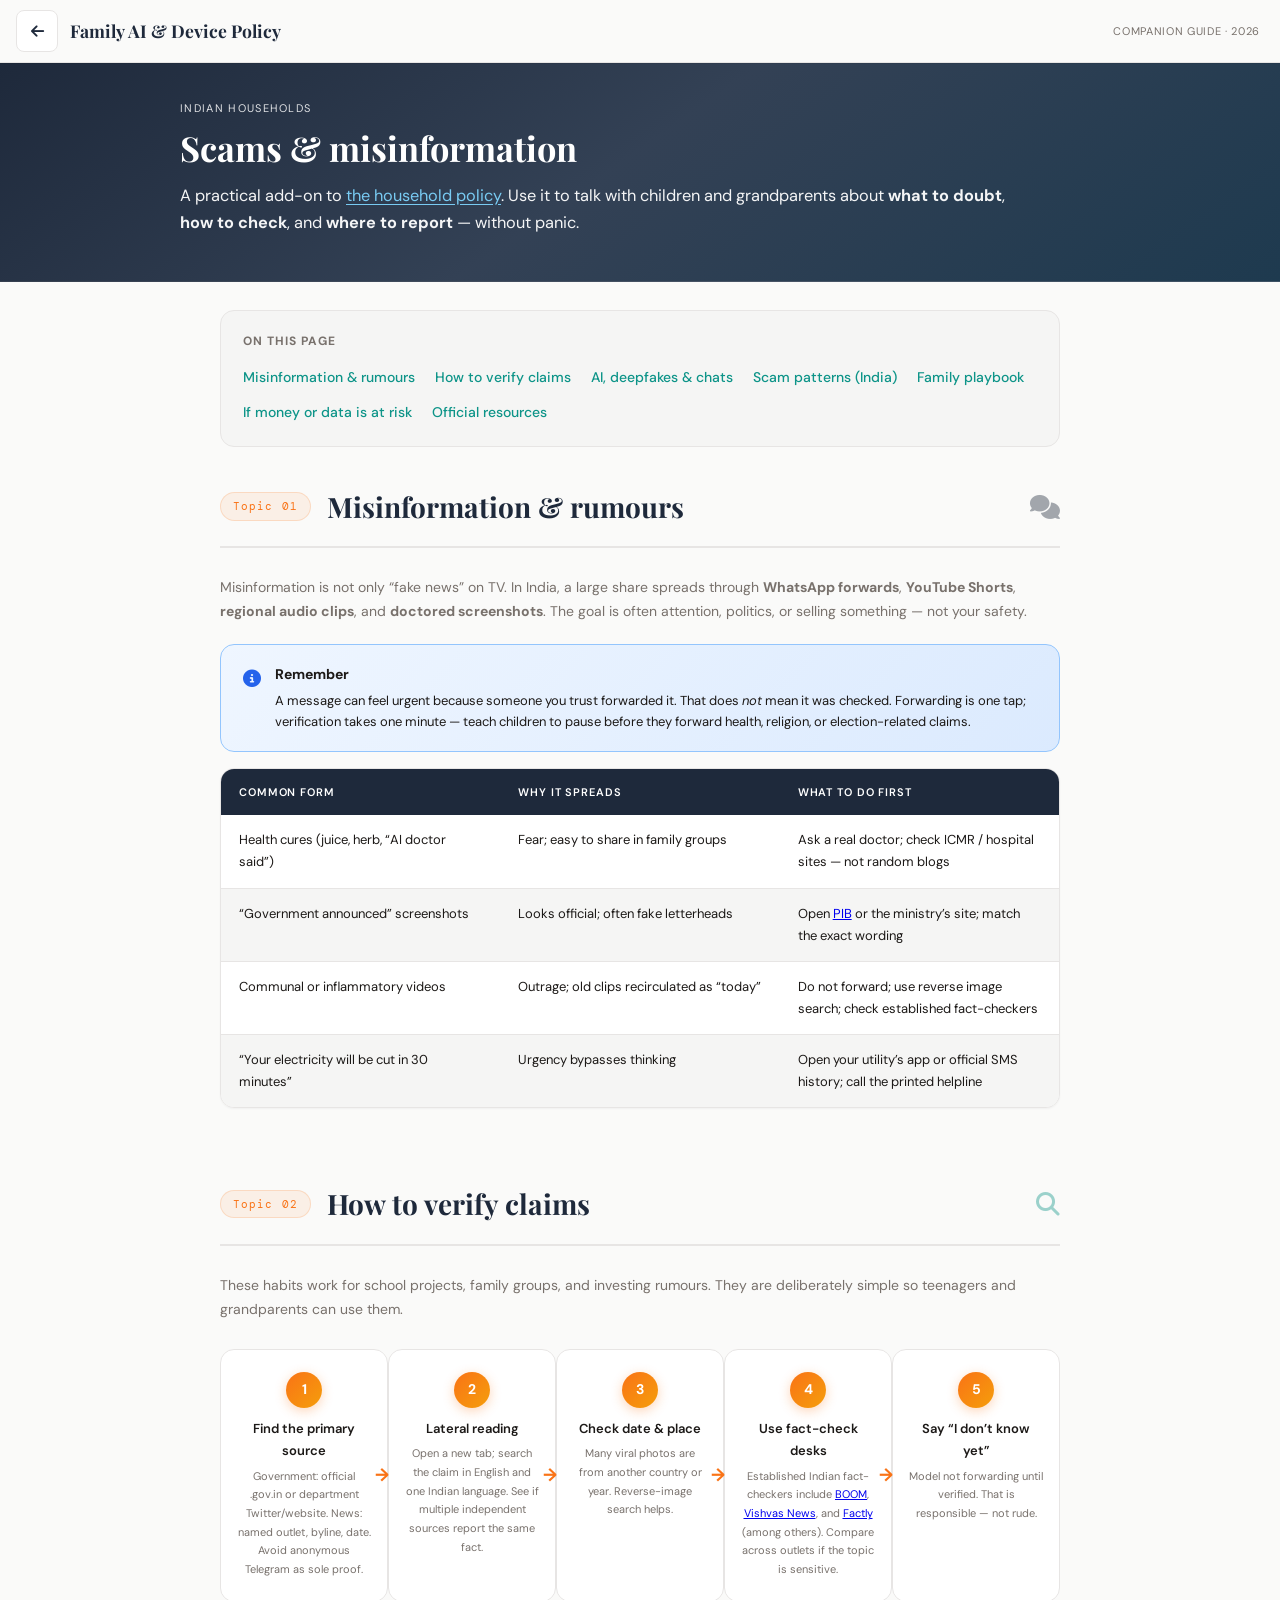
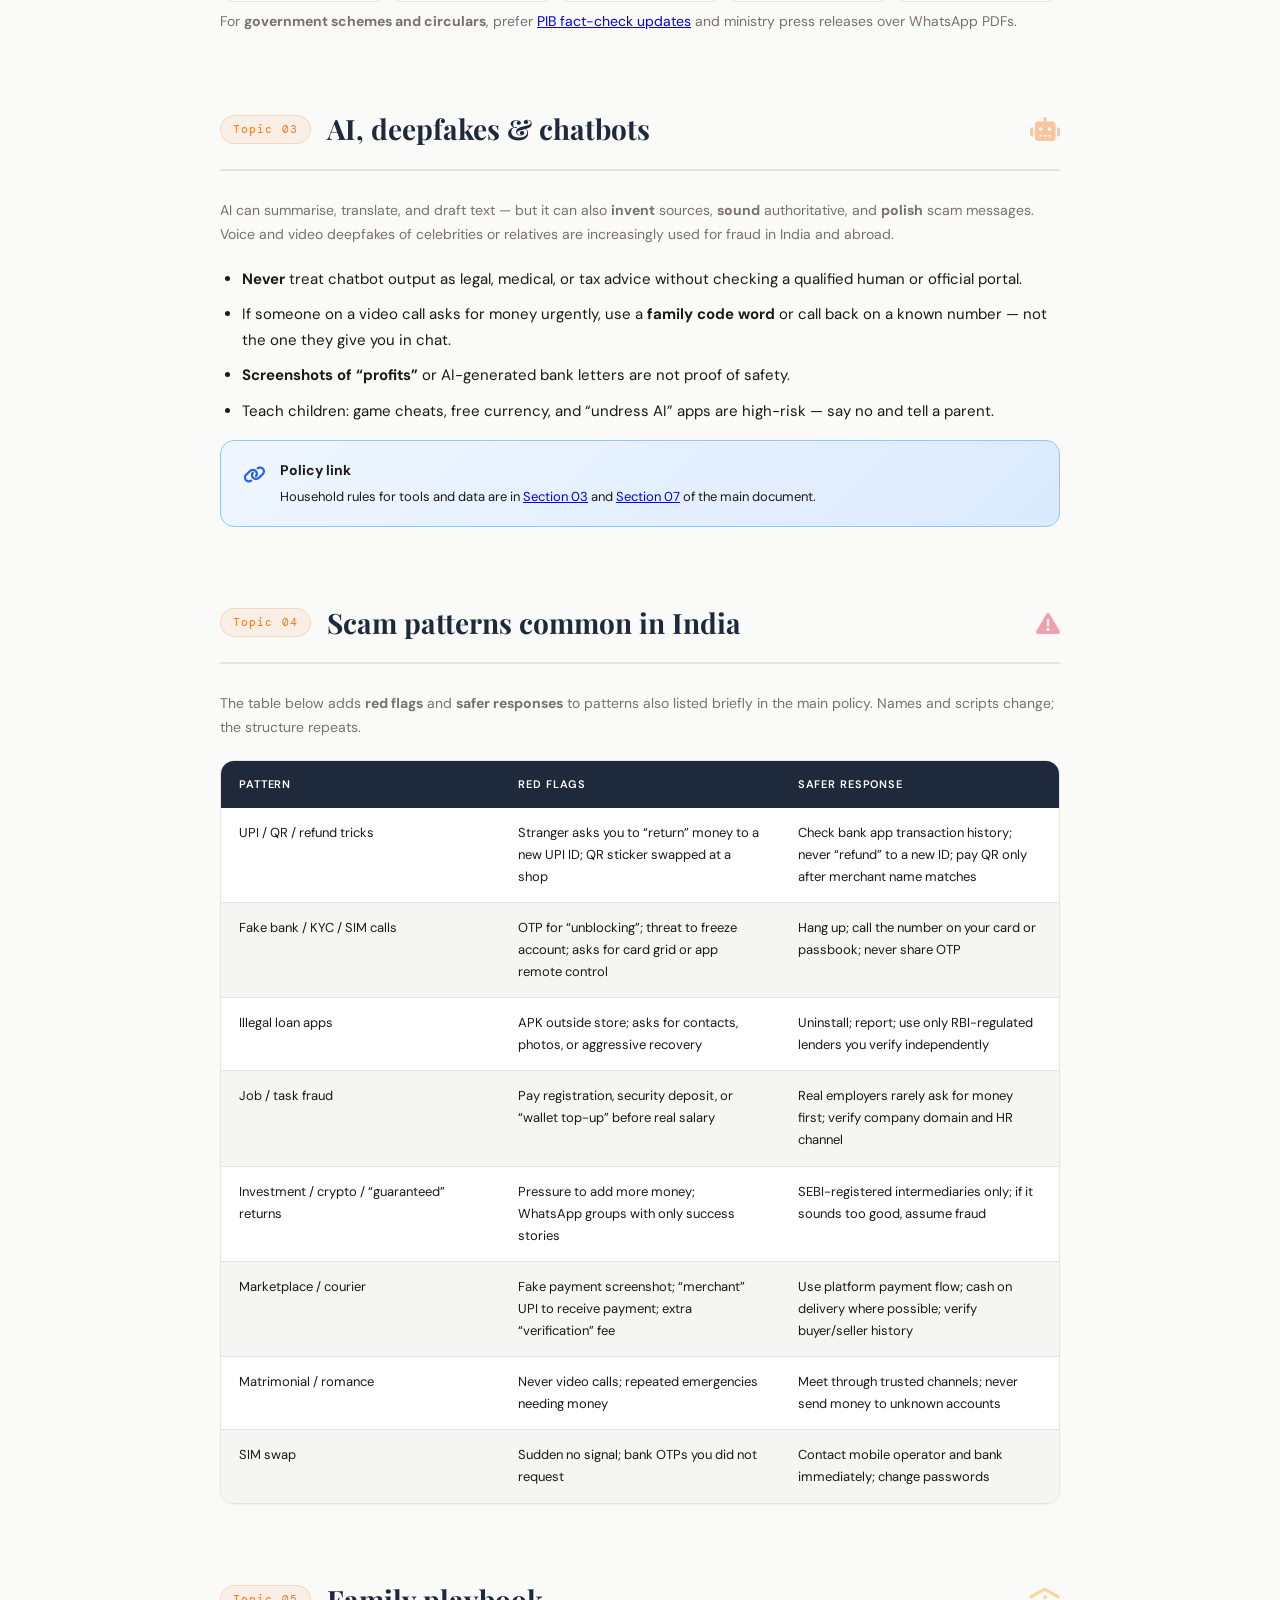
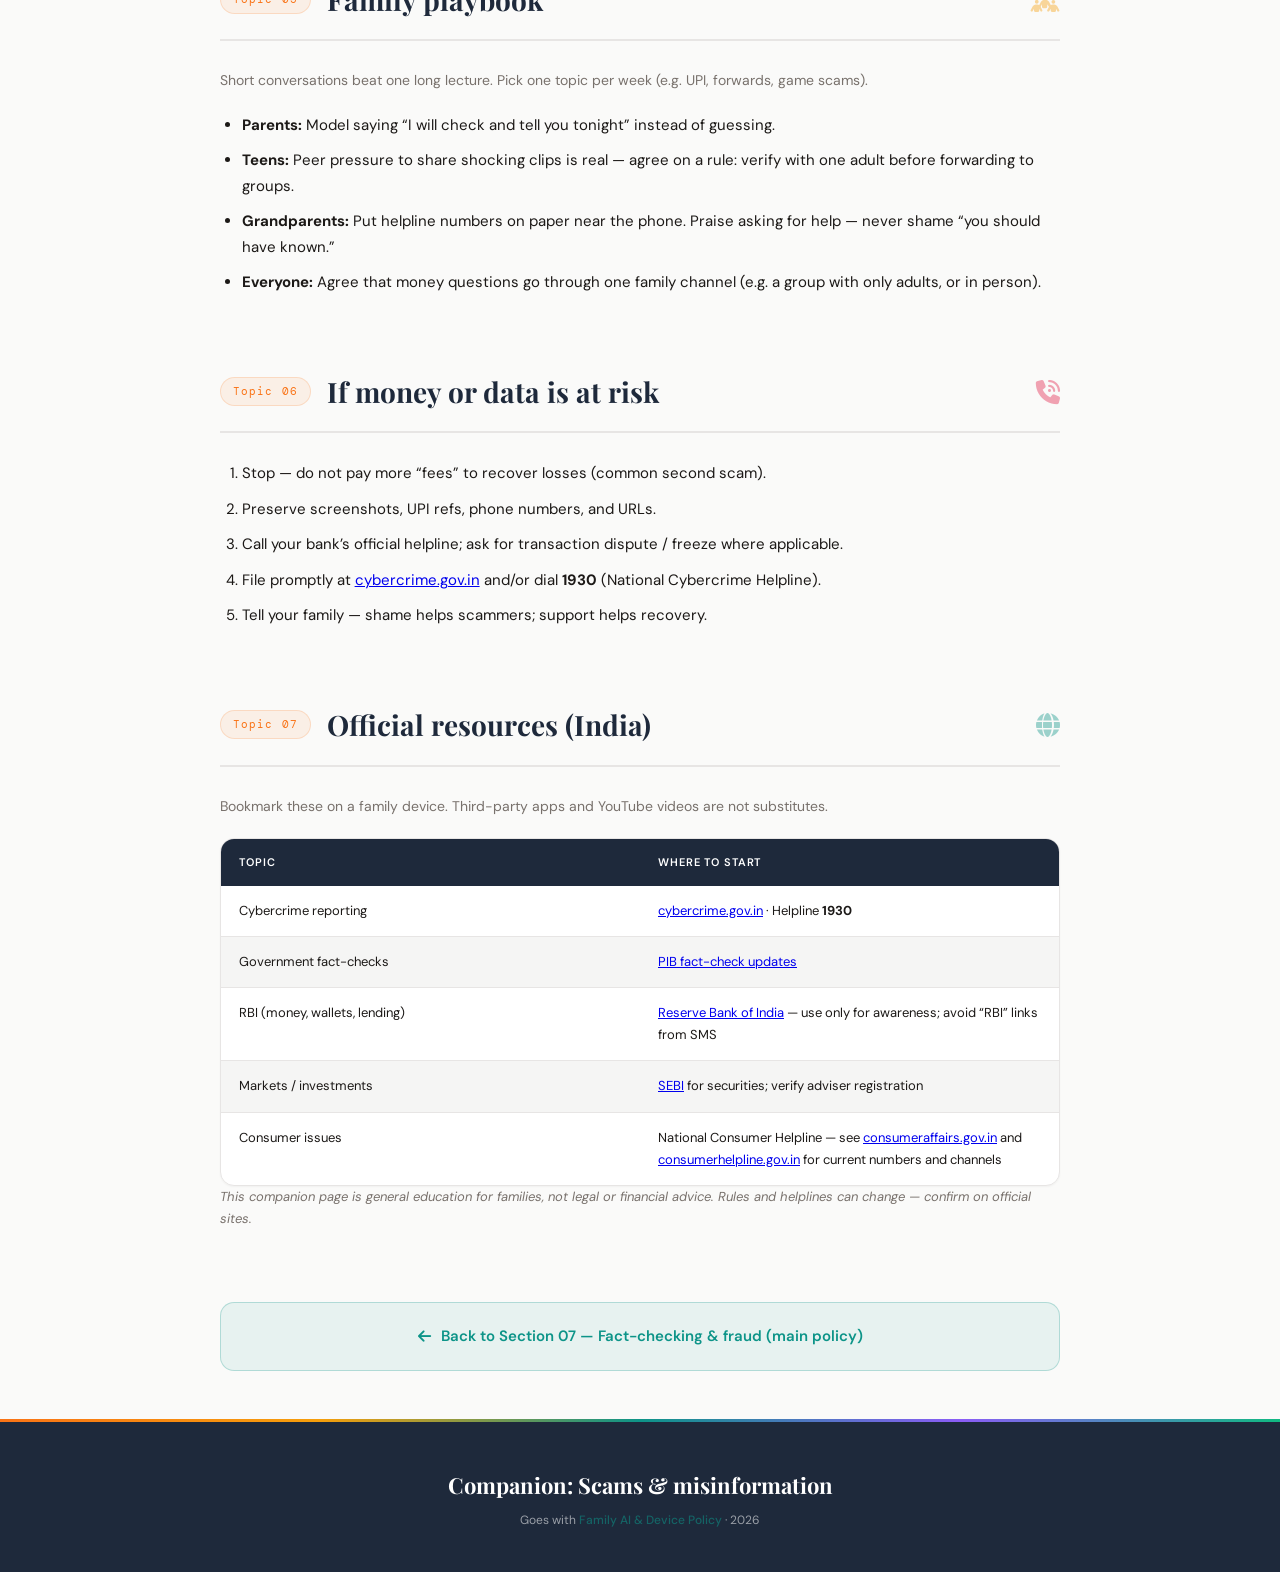
<file: scams-and-misinformation.html>
<!DOCTYPE html>
<html lang="en">
<head>
<meta charset="UTF-8">
<meta name="viewport" content="width=device-width, initial-scale=1.0">
<title>Scams &amp; misinformation (India) — Family AI &amp; Device Policy</title>
<meta name="theme-color" content="#1E293B">
<meta name="description" content="Deeper guide for Indian households: misinformation, online scams, verification habits, helplines, and family discussion ideas. Companion to the Family AI &amp; Device Policy.">
<link href="https://fonts.googleapis.com/css2?family=Playfair+Display:wght@400;700;900&amp;family=DM+Sans:wght@300;400;500;600&amp;family=DM+Mono:wght@400;500&amp;display=swap" rel="stylesheet">
<link rel="stylesheet" href="https://cdnjs.cloudflare.com/ajax/libs/font-awesome/6.5.1/css/all.min.css">
<link rel="stylesheet" href="styles.css">
</head>
<body class="companion-page">

<a href="#main" class="skip-to-main">Skip to main content</a>

<header class="site-header site-header--companion" role="banner">
  <a class="site-header__back" href="index.html#section-07-factcheck" title="Back to Family AI &amp; Device Policy, Section 07" aria-label="Back to policy Section 07">
    <i class="fa-solid fa-arrow-left" aria-hidden="true"></i>
  </a>
  <a class="site-header__brand" href="index.html">Family AI &amp; Device Policy</a>
  <span class="site-header__meta">Companion guide · 2026</span>
</header>

<div class="companion-hero" role="region" aria-labelledby="companion-title">
  <div class="companion-hero__inner">
    <p class="companion-hero__eyebrow">Indian households</p>
    <h1 id="companion-title">Scams &amp; misinformation</h1>
    <p class="companion-hero__lead">A practical add-on to <a href="index.html">the household policy</a>. Use it to talk with children and grandparents about <strong>what to doubt</strong>, <strong>how to check</strong>, and <strong>where to report</strong> — without panic.</p>
  </div>
</div>

<main class="container companion-main" id="main" tabindex="-1">

  <nav class="companion-toc" aria-label="On this page">
    <div class="companion-toc__title">On this page</div>
    <ul class="companion-toc__list">
      <li><a href="#misinformation">Misinformation &amp; rumours</a></li>
      <li><a href="#verify">How to verify claims</a></li>
      <li><a href="#ai-misinfo">AI, deepfakes &amp; chats</a></li>
      <li><a href="#scams-detail">Scam patterns (India)</a></li>
      <li><a href="#family">Family playbook</a></li>
      <li><a href="#if-hit">If money or data is at risk</a></li>
      <li><a href="#resources">Official resources</a></li>
    </ul>
  </nav>

  <div class="section companion-section" id="misinformation">
    <div class="section-header">
      <span class="section-num">Topic 01</span>
      <h2 class="section-title">Misinformation &amp; rumours</h2>
      <span class="section-icon"><i class="fa-solid fa-comments icon-navy"></i></span>
    </div>
    <p class="section-intro section-intro--compact">Misinformation is not only &ldquo;fake news&rdquo; on TV. In India, a large share spreads through <strong>WhatsApp forwards</strong>, <strong>YouTube Shorts</strong>, <strong>regional audio clips</strong>, and <strong>doctored screenshots</strong>. The goal is often attention, politics, or selling something — not your safety.</p>
    <div class="callout info">
      <div class="callout-icon"><i class="fa-solid fa-circle-info icon-info"></i></div>
      <div class="callout-text"><strong>Remember</strong> A message can feel urgent because someone you trust forwarded it. That does <em>not</em> mean it was checked. Forwarding is one tap; verification takes one minute — teach children to pause before they forward health, religion, or election-related claims.</div>
    </div>
    <table class="retention-table retention-table--mb">
      <thead><tr><th>Common form</th><th>Why it spreads</th><th>What to do first</th></tr></thead>
      <tbody>
        <tr><td>Health cures (juice, herb, &ldquo;AI doctor said&rdquo;)</td><td>Fear; easy to share in family groups</td><td>Ask a real doctor; check ICMR / hospital sites — not random blogs</td></tr>
        <tr><td>&ldquo;Government announced&rdquo; screenshots</td><td>Looks official; often fake letterheads</td><td>Open <a href="https://www.pib.gov.in/" target="_blank" rel="noopener noreferrer">PIB</a> or the ministry&rsquo;s site; match the exact wording</td></tr>
        <tr><td>Communal or inflammatory videos</td><td>Outrage; old clips recirculated as &ldquo;today&rdquo;</td><td>Do not forward; use reverse image search; check established fact-checkers</td></tr>
        <tr><td>&ldquo;Your electricity will be cut in 30 minutes&rdquo;</td><td>Urgency bypasses thinking</td><td>Open your utility&rsquo;s app or official SMS history; call the printed helpline</td></tr>
      </tbody>
    </table>
  </div>

  <div class="section companion-section" id="verify">
    <div class="section-header">
      <span class="section-num">Topic 02</span>
      <h2 class="section-title">How to verify claims</h2>
      <span class="section-icon"><i class="fa-solid fa-magnifying-glass icon-teal"></i></span>
    </div>
    <p class="section-intro section-intro--compact">These habits work for school projects, family groups, and investing rumours. They are deliberately simple so teenagers and grandparents can use them.</p>
    <div class="approval-flow">
      <div class="flow-step"><div class="step-num">1</div><div class="step-title">Find the primary source</div><div class="step-desc">Government: official .gov.in or department Twitter/website. News: named outlet, byline, date. Avoid anonymous Telegram as sole proof.</div></div>
      <div class="flow-step"><div class="step-num">2</div><div class="step-title">Lateral reading</div><div class="step-desc">Open a new tab; search the claim in English and one Indian language. See if multiple independent sources report the same fact.</div></div>
      <div class="flow-step"><div class="step-num">3</div><div class="step-title">Check date &amp; place</div><div class="step-desc">Many viral photos are from another country or year. Reverse-image search helps.</div></div>
      <div class="flow-step"><div class="step-num">4</div><div class="step-title">Use fact-check desks</div><div class="step-desc">Established Indian fact-checkers include <a href="https://www.boomlive.in/" target="_blank" rel="noopener noreferrer">BOOM</a>, <a href="https://vishvasnews.com/" target="_blank" rel="noopener noreferrer">Vishvas News</a>, and <a href="https://factly.in/" target="_blank" rel="noopener noreferrer">Factly</a> (among others). Compare across outlets if the topic is sensitive.</div></div>
      <div class="flow-step"><div class="step-num">5</div><div class="step-title">Say &ldquo;I don&rsquo;t know yet&rdquo;</div><div class="step-desc">Model not forwarding until verified. That is responsible — not rude.</div></div>
    </div>
    <p class="section-intro section-intro--compact">For <strong>government schemes and circulars</strong>, prefer <a href="https://www.pib.gov.in/factcheckupdates.aspx" target="_blank" rel="noopener noreferrer">PIB fact-check updates</a> and ministry press releases over WhatsApp PDFs.</p>
  </div>

  <div class="section companion-section" id="ai-misinfo">
    <div class="section-header">
      <span class="section-num">Topic 03</span>
      <h2 class="section-title">AI, deepfakes &amp; chatbots</h2>
      <span class="section-icon"><i class="fa-solid fa-robot icon-saffron"></i></span>
    </div>
    <p class="section-intro section-intro--compact">AI can summarise, translate, and draft text — but it can also <strong>invent</strong> sources, <strong>sound</strong> authoritative, and <strong>polish</strong> scam messages. Voice and video deepfakes of celebrities or relatives are increasingly used for fraud in India and abroad.</p>
    <ul class="companion-list">
      <li><strong>Never</strong> treat chatbot output as legal, medical, or tax advice without checking a qualified human or official portal.</li>
      <li>If someone on a video call asks for money urgently, use a <strong>family code word</strong> or call back on a known number — not the one they give you in chat.</li>
      <li><strong>Screenshots of &ldquo;profits&rdquo;</strong> or AI-generated bank letters are not proof of safety.</li>
      <li>Teach children: game cheats, free currency, and &ldquo;undress AI&rdquo; apps are high-risk — say no and tell a parent.</li>
    </ul>
    <div class="callout info callout--mt-16">
      <div class="callout-icon"><i class="fa-solid fa-link icon-info"></i></div>
      <div class="callout-text"><strong>Policy link</strong> Household rules for tools and data are in <a href="index.html#section-03">Section 03</a> and <a href="index.html#section-07">Section 07</a> of the main document.</div>
    </div>
  </div>

  <div class="section companion-section" id="scams-detail">
    <div class="section-header">
      <span class="section-num">Topic 04</span>
      <h2 class="section-title">Scam patterns common in India</h2>
      <span class="section-icon"><i class="fa-solid fa-triangle-exclamation icon-rose"></i></span>
    </div>
    <p class="section-intro section-intro--compact">The table below adds <strong>red flags</strong> and <strong>safer responses</strong> to patterns also listed briefly in the main policy. Names and scripts change; the structure repeats.</p>
    <table class="retention-table retention-table--mb">
      <thead><tr><th>Pattern</th><th>Red flags</th><th>Safer response</th></tr></thead>
      <tbody>
        <tr><td>UPI / QR / refund tricks</td><td>Stranger asks you to &ldquo;return&rdquo; money to a new UPI ID; QR sticker swapped at a shop</td><td>Check bank app transaction history; never &ldquo;refund&rdquo; to a new ID; pay QR only after merchant name matches</td></tr>
        <tr><td>Fake bank / KYC / SIM calls</td><td>OTP for &ldquo;unblocking&rdquo;; threat to freeze account; asks for card grid or app remote control</td><td>Hang up; call the number on your card or passbook; never share OTP</td></tr>
        <tr><td>Illegal loan apps</td><td>APK outside store; asks for contacts, photos, or aggressive recovery</td><td>Uninstall; report; use only RBI-regulated lenders you verify independently</td></tr>
        <tr><td>Job / task fraud</td><td>Pay registration, security deposit, or &ldquo;wallet top-up&rdquo; before real salary</td><td>Real employers rarely ask for money first; verify company domain and HR channel</td></tr>
        <tr><td>Investment / crypto / &ldquo;guaranteed&rdquo; returns</td><td>Pressure to add more money; WhatsApp groups with only success stories</td><td>SEBI-registered intermediaries only; if it sounds too good, assume fraud</td></tr>
        <tr><td>Marketplace / courier</td><td>Fake payment screenshot; &ldquo;merchant&rdquo; UPI to receive payment; extra &ldquo;verification&rdquo; fee</td><td>Use platform payment flow; cash on delivery where possible; verify buyer/seller history</td></tr>
        <tr><td>Matrimonial / romance</td><td>Never video calls; repeated emergencies needing money</td><td>Meet through trusted channels; never send money to unknown accounts</td></tr>
        <tr><td>SIM swap</td><td>Sudden no signal; bank OTPs you did not request</td><td>Contact mobile operator and bank immediately; change passwords</td></tr>
      </tbody>
    </table>
  </div>

  <div class="section companion-section" id="family">
    <div class="section-header">
      <span class="section-num">Topic 05</span>
      <h2 class="section-title">Family playbook</h2>
      <span class="section-icon"><i class="fa-solid fa-people-roof icon-gold"></i></span>
    </div>
    <p class="section-intro section-intro--compact">Short conversations beat one long lecture. Pick one topic per week (e.g. UPI, forwards, game scams).</p>
    <ul class="companion-list">
      <li><strong>Parents:</strong> Model saying &ldquo;I will check and tell you tonight&rdquo; instead of guessing.</li>
      <li><strong>Teens:</strong> Peer pressure to share shocking clips is real — agree on a rule: verify with one adult before forwarding to groups.</li>
      <li><strong>Grandparents:</strong> Put helpline numbers on paper near the phone. Praise asking for help — never shame &ldquo;you should have known.&rdquo;</li>
      <li><strong>Everyone:</strong> Agree that money questions go through one family channel (e.g. a group with only adults, or in person).</li>
    </ul>
  </div>

  <div class="section companion-section" id="if-hit">
    <div class="section-header">
      <span class="section-num">Topic 06</span>
      <h2 class="section-title">If money or data is at risk</h2>
      <span class="section-icon"><i class="fa-solid fa-phone-volume icon-rose"></i></span>
    </div>
    <ol class="companion-ol">
      <li>Stop — do not pay more &ldquo;fees&rdquo; to recover losses (common second scam).</li>
      <li>Preserve screenshots, UPI refs, phone numbers, and URLs.</li>
      <li>Call your bank&rsquo;s official helpline; ask for transaction dispute / freeze where applicable.</li>
      <li>File promptly at <a href="https://www.cybercrime.gov.in/" target="_blank" rel="noopener noreferrer">cybercrime.gov.in</a> and/or dial <strong>1930</strong> (National Cybercrime Helpline).</li>
      <li>Tell your family — shame helps scammers; support helps recovery.</li>
    </ol>
  </div>

  <div class="section companion-section" id="resources">
    <div class="section-header">
      <span class="section-num">Topic 07</span>
      <h2 class="section-title">Official resources (India)</h2>
      <span class="section-icon"><i class="fa-solid fa-globe icon-teal"></i></span>
    </div>
    <p class="section-intro section-intro--compact">Bookmark these on a family device. Third-party apps and YouTube videos are not substitutes.</p>
    <table class="retention-table">
      <thead><tr><th>Topic</th><th>Where to start</th></tr></thead>
      <tbody>
        <tr><td>Cybercrime reporting</td><td><a href="https://www.cybercrime.gov.in/" target="_blank" rel="noopener noreferrer">cybercrime.gov.in</a> · Helpline <strong>1930</strong></td></tr>
        <tr><td>Government fact-checks</td><td><a href="https://www.pib.gov.in/factcheckupdates.aspx" target="_blank" rel="noopener noreferrer">PIB fact-check updates</a></td></tr>
        <tr><td>RBI (money, wallets, lending)</td><td><a href="https://www.rbi.org.in/" target="_blank" rel="noopener noreferrer">Reserve Bank of India</a> — use only for awareness; avoid &ldquo;RBI&rdquo; links from SMS</td></tr>
        <tr><td>Markets / investments</td><td><a href="https://www.sebi.gov.in/" target="_blank" rel="noopener noreferrer">SEBI</a> for securities; verify adviser registration</td></tr>
        <tr><td>Consumer issues</td><td>National Consumer Helpline — see <a href="https://consumeraffairs.gov.in/" target="_blank" rel="noopener noreferrer">consumeraffairs.gov.in</a> and <a href="https://consumerhelpline.gov.in/" target="_blank" rel="noopener noreferrer">consumerhelpline.gov.in</a> for current numbers and channels</td></tr>
      </tbody>
    </table>
    <p class="section-intro section-intro--compact companion-disclaimer">This companion page is general education for families, not legal or financial advice. Rules and helplines can change — confirm on official sites.</p>
  </div>

  <div class="companion-back-strip">
    <a href="index.html#section-07-factcheck" class="companion-back-strip__link"><i class="fa-solid fa-arrow-left" aria-hidden="true"></i> Back to Section 07 — Fact-checking &amp; fraud (main policy)</a>
  </div>

</main>

<footer class="policy-footer policy-footer--companion" role="contentinfo">
  <div class="policy-footer__main-row">
    <div class="policy-footer__col">
      <div class="policy-footer__brand-title">Companion: Scams &amp; misinformation</div>
      <div class="policy-footer__brand-meta">
        Goes with <a href="index.html">Family AI &amp; Device Policy</a> · 2026
      </div>
    </div>
  </div>
</footer>

</body>
</html>
</file>
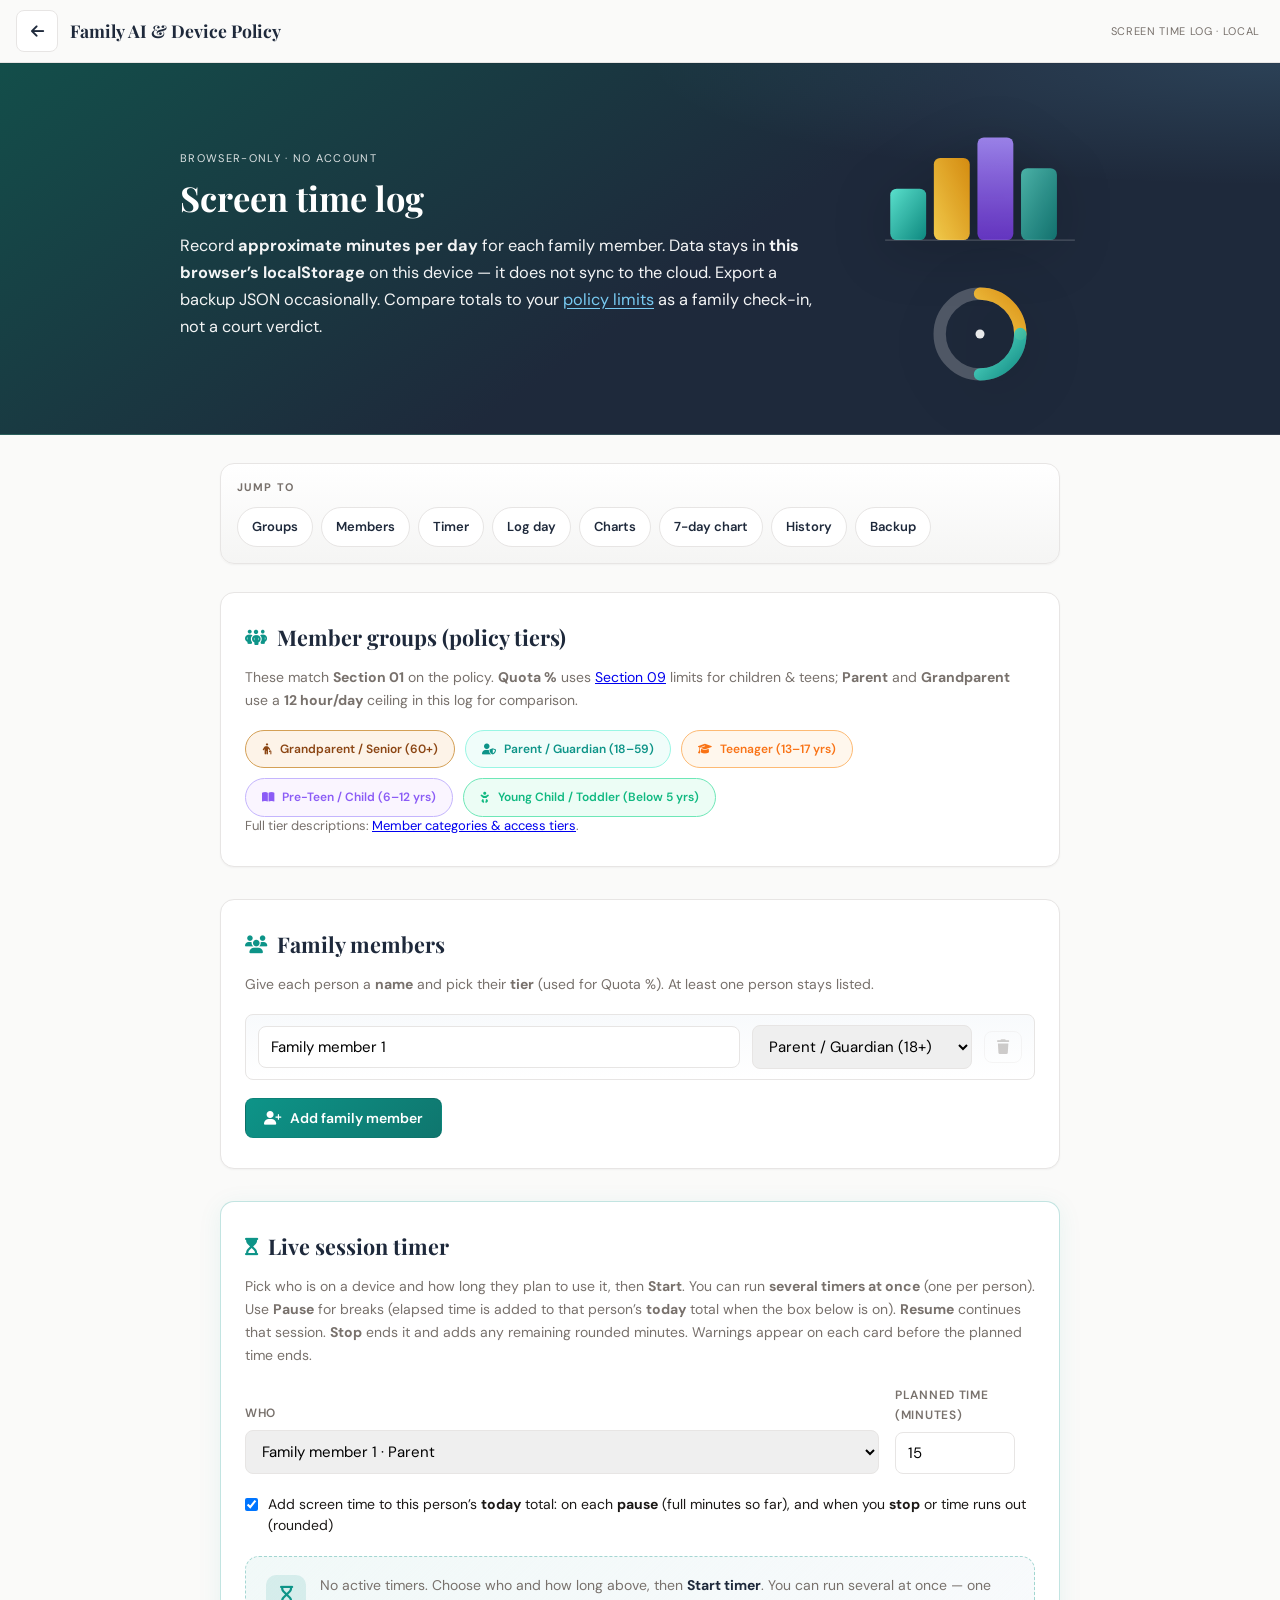
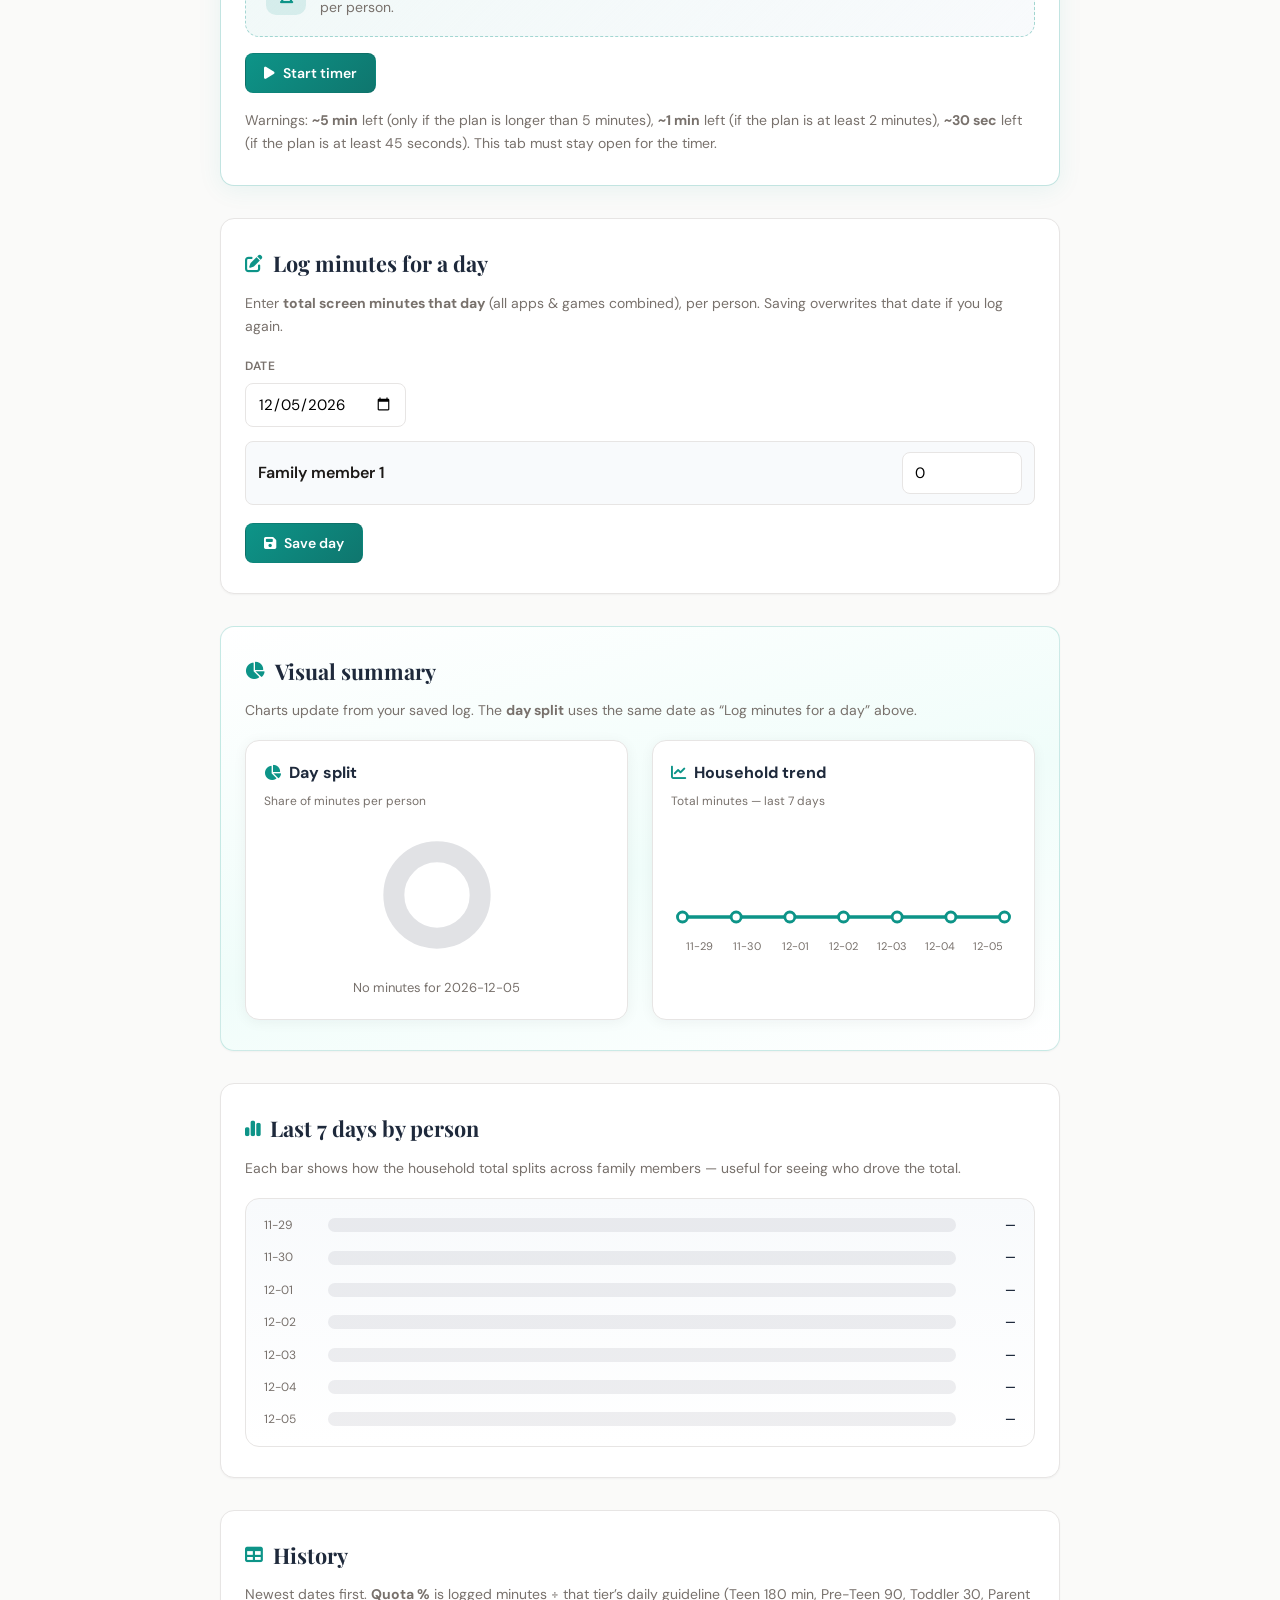
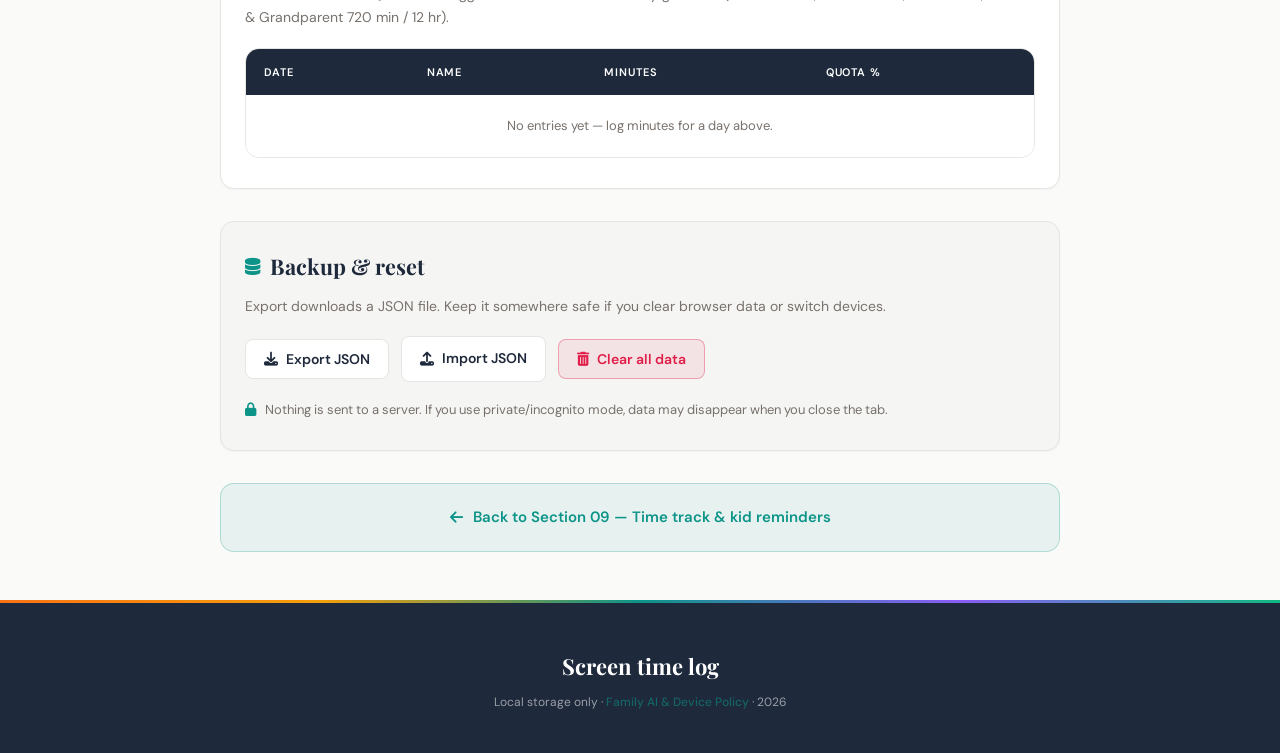
<file: screen-time-tracker.html>
<!DOCTYPE html>
<html lang="en">
<head>
<meta charset="UTF-8">
<meta name="viewport" content="width=device-width, initial-scale=1.0">
<title>Screen time log — Family AI &amp; Device Policy</title>
<meta name="theme-color" content="#1E293B">
<meta name="description" content="Simple household screen time log stored in your browser (localStorage). Companion to the Family AI &amp; Device Policy.">
<link href="https://fonts.googleapis.com/css2?family=Playfair+Display:wght@400;700;900&amp;family=DM+Sans:wght@300;400;500;600&amp;family=DM+Mono:wght@400;500&amp;display=swap" rel="stylesheet">
<link rel="stylesheet" href="https://cdnjs.cloudflare.com/ajax/libs/font-awesome/6.5.1/css/all.min.css">
<link rel="stylesheet" href="styles.css">
<script src="screen-time-tracker.js" defer></script>
</head>
<body class="companion-page">

<a href="#main" class="skip-to-main">Skip to main content</a>

<header class="site-header site-header--companion" role="banner">
  <a class="site-header__back" href="index.html#section-09-timetrack" title="Back to policy Section 09 — time track" aria-label="Back to policy Section 09">
    <i class="fa-solid fa-arrow-left" aria-hidden="true"></i>
  </a>
  <a class="site-header__brand" href="index.html">Family AI &amp; Device Policy</a>
  <span class="site-header__meta">Screen time log · local</span>
</header>

<div class="companion-hero companion-hero--tracker" role="region" aria-labelledby="tracker-title">
  <div class="companion-hero__inner companion-hero__inner--tracker">
    <div class="companion-hero__copy">
      <p class="companion-hero__eyebrow">Browser-only · no account</p>
      <h1 id="tracker-title">Screen time log</h1>
      <p class="companion-hero__lead">Record <strong>approximate minutes per day</strong> for each family member. Data stays in <strong>this browser&rsquo;s localStorage</strong> on this device — it does not sync to the cloud. Export a backup JSON occasionally. Compare totals to your <a href="index.html#section-09-screen-time">policy limits</a> as a family check-in, not a court verdict.</p>
    </div>
    <div class="companion-hero__art" aria-hidden="true">
      <svg class="st-hero-svg st-hero-svg--bars" viewBox="0 0 156 118" fill="none" xmlns="http://www.w3.org/2000/svg" aria-hidden="true">
        <defs>
          <linearGradient id="stHeroGrad1" x1="0%" y1="0%" x2="100%" y2="100%">
            <stop offset="0%" stop-color="#5eead4" stop-opacity="0.95"/>
            <stop offset="100%" stop-color="#0d9488" stop-opacity="0.9"/>
          </linearGradient>
          <linearGradient id="stHeroGrad2" x1="0%" y1="100%" x2="100%" y2="0%">
            <stop offset="0%" stop-color="#fcd34d" stop-opacity="0.95"/>
            <stop offset="100%" stop-color="#f59e0b" stop-opacity="0.85"/>
          </linearGradient>
          <linearGradient id="stHeroGrad3" x1="0%" y1="0%" x2="0%" y2="100%">
            <stop offset="0%" stop-color="#a78bfa" stop-opacity="0.9"/>
            <stop offset="100%" stop-color="#7c3aed" stop-opacity="0.75"/>
          </linearGradient>
        </defs>
        <rect x="8" y="70" width="28" height="40" rx="5" fill="url(#stHeroGrad1)"/>
        <rect x="42" y="46" width="28" height="64" rx="5" fill="url(#stHeroGrad2)"/>
        <rect x="76" y="30" width="28" height="80" rx="5" fill="url(#stHeroGrad3)"/>
        <rect x="110" y="54" width="28" height="56" rx="5" fill="url(#stHeroGrad1)" opacity="0.75"/>
        <path d="M4 110h148" stroke="rgba(255,255,255,0.2)" stroke-width="1"/>
      </svg>
      <svg class="st-hero-svg st-hero-svg--donut" viewBox="0 0 100 100" fill="none" xmlns="http://www.w3.org/2000/svg" aria-hidden="true">
        <defs>
          <linearGradient id="stHeroDonut1" x1="0%" y1="0%" x2="100%" y2="100%">
            <stop offset="0%" stop-color="#5eead4" stop-opacity="0.95"/>
            <stop offset="100%" stop-color="#0d9488" stop-opacity="0.9"/>
          </linearGradient>
          <linearGradient id="stHeroDonut2" x1="0%" y1="100%" x2="100%" y2="0%">
            <stop offset="0%" stop-color="#fcd34d" stop-opacity="0.95"/>
            <stop offset="100%" stop-color="#f59e0b" stop-opacity="0.85"/>
          </linearGradient>
        </defs>
        <circle cx="50" cy="50" r="36" fill="none" stroke="rgba(255,255,255,0.22)" stroke-width="11"/>
        <path d="M50 14 A36 36 0 0 1 86 50" fill="none" stroke="url(#stHeroDonut2)" stroke-width="11" stroke-linecap="round"/>
        <path d="M86 50 A36 36 0 0 1 50 86" fill="none" stroke="url(#stHeroDonut1)" stroke-width="11" stroke-linecap="round"/>
        <circle cx="50" cy="50" r="4" fill="white" fill-opacity="0.9"/>
      </svg>
    </div>
  </div>
</div>

<main class="container companion-main" id="main" tabindex="-1">

  <nav class="st-page-nav" aria-label="On this page">
    <span class="st-page-nav__label">Jump to</span>
    <ul class="st-page-nav__list">
      <li><a href="#st-section-groups">Groups</a></li>
      <li><a href="#st-section-members">Members</a></li>
      <li><a href="#st-section-timer">Timer</a></li>
      <li><a href="#st-section-log">Log day</a></li>
      <li><a href="#st-section-charts">Charts</a></li>
      <li><a href="#st-section-week">7-day chart</a></li>
      <li><a href="#st-section-history">History</a></li>
      <li><a href="#st-section-backup">Backup</a></li>
    </ul>
  </nav>

  <section class="st-tracker-panel st-tracker-panel--groups" id="st-section-groups" aria-labelledby="st-heading-groups">
    <h2 id="st-heading-groups" class="st-tracker-h2"><i class="fa-solid fa-people-group" aria-hidden="true"></i> Member groups (policy tiers)</h2>
    <p class="st-tracker-lead">These match <strong>Section 01</strong> on the policy. <strong>Quota %</strong> uses <a href="index.html#section-09-screen-time">Section 09</a> limits for children &amp; teens; <strong>Parent</strong> and <strong>Grandparent</strong> use a <strong>12 hour/day</strong> ceiling in this log for comparison.</p>
    <div class="age-legend">
      <div class="age-pill grandparent"><i class="fa-solid fa-person-cane"></i> Grandparent / Senior (60+)</div>
      <div class="age-pill adult"><i class="fa-solid fa-user-shield"></i> Parent / Guardian (18–59)</div>
      <div class="age-pill teen"><i class="fa-solid fa-graduation-cap"></i> Teenager (13–17 yrs)</div>
      <div class="age-pill child"><i class="fa-solid fa-book-open"></i> Pre-Teen / Child (6–12 yrs)</div>
      <div class="age-pill toddler"><i class="fa-solid fa-baby"></i> Young Child / Toddler (Below 5 yrs)</div>
    </div>
    <p class="st-tracker-lead st-tracker-lead--tight">Full tier descriptions: <a href="index.html#section-01">Member categories &amp; access tiers</a>.</p>
  </section>

  <section class="st-tracker-panel" id="st-section-members" aria-labelledby="st-heading-members">
    <h2 id="st-heading-members" class="st-tracker-h2"><i class="fa-solid fa-users" aria-hidden="true"></i> Family members</h2>
    <p class="st-tracker-lead">Give each person a <strong>name</strong> and pick their <strong>tier</strong> (used for Quota %). At least one person stays listed.</p>
    <div id="st-people-list" class="st-tracker-people"></div>
    <button type="button" class="st-tracker-btn st-tracker-btn--primary" id="st-add-person">
      <i class="fa-solid fa-user-plus" aria-hidden="true"></i> Add family member
    </button>
  </section>

  <section class="st-tracker-panel st-tracker-panel--session" id="st-section-timer" aria-labelledby="st-heading-timer">
    <h2 id="st-heading-timer" class="st-tracker-h2"><i class="fa-solid fa-hourglass-start" aria-hidden="true"></i> Live session timer</h2>
    <p class="st-tracker-lead">Pick who is on a device and how long they plan to use it, then <strong>Start</strong>. You can run <strong>several timers at once</strong> (one per person). Use <strong>Pause</strong> for breaks (elapsed time is added to that person&rsquo;s <strong>today</strong> total when the box below is on). <strong>Resume</strong> continues that session. <strong>Stop</strong> ends it and adds any remaining rounded minutes. Warnings appear on each card before the planned time ends.</p>

    <div class="st-session-controls">
      <div class="st-session-field">
        <label class="st-tracker-date-label" for="st-session-person">Who</label>
        <select id="st-session-person" class="st-tracker-input st-tracker-select" aria-describedby="st-session-help"></select>
      </div>
      <div class="st-session-field">
        <label class="st-tracker-date-label" for="st-session-duration">Planned time (minutes)</label>
        <input type="number" id="st-session-duration" class="st-tracker-input st-tracker-input--num" min="1" max="480" step="1" value="15" />
      </div>
      <div class="st-session-field st-session-field--check">
        <label class="st-session-check">
          <input type="checkbox" id="st-session-add-today" checked />
          <span>Add screen time to this person&rsquo;s <strong>today</strong> total: on each <strong>pause</strong> (full minutes so far), and when you <strong>stop</strong> or time runs out (rounded)</span>
        </label>
      </div>
    </div>

    <div class="st-session-display" id="st-session-display" aria-live="polite">
      <div id="st-session-list" class="st-session-list"></div>
    </div>

    <div class="st-session-buttons">
      <button type="button" class="st-tracker-btn st-tracker-btn--primary" id="st-session-start">
        <i class="fa-solid fa-play" aria-hidden="true"></i> Start timer
      </button>
    </div>
    <p class="st-tracker-lead st-session-footnote" id="st-session-help">Warnings: <strong>~5 min</strong> left (only if the plan is longer than 5 minutes), <strong>~1 min</strong> left (if the plan is at least 2 minutes), <strong>~30 sec</strong> left (if the plan is at least 45 seconds). This tab must stay open for the timer.</p>
  </section>

  <section class="st-tracker-panel" id="st-section-log" aria-labelledby="st-heading-log">
    <h2 id="st-heading-log" class="st-tracker-h2"><i class="fa-solid fa-pen-to-square" aria-hidden="true"></i> Log minutes for a day</h2>
    <p class="st-tracker-lead">Enter <strong>total screen minutes that day</strong> (all apps &amp; games combined), per person. Saving overwrites that date if you log again.</p>
    <div class="st-tracker-log-meta">
      <label class="st-tracker-date-label" for="st-log-date">Date</label>
      <input type="date" id="st-log-date" class="st-tracker-input st-tracker-input--date" />
    </div>
    <div id="st-log-fields" class="st-tracker-log-fields"></div>
    <button type="button" class="st-tracker-btn st-tracker-btn--primary" id="st-save-log">
      <i class="fa-solid fa-floppy-disk" aria-hidden="true"></i> Save day
    </button>
    <p id="st-status" class="st-tracker-status" role="status" aria-live="polite"></p>
  </section>

  <section class="st-tracker-panel st-tracker-panel--charts" id="st-section-charts" aria-labelledby="st-heading-charts">
    <h2 id="st-heading-charts" class="st-tracker-h2"><i class="fa-solid fa-chart-pie" aria-hidden="true"></i> Visual summary</h2>
    <p class="st-tracker-lead">Charts update from your saved log. The <strong>day split</strong> uses the same date as &ldquo;Log minutes for a day&rdquo; above.</p>
    <div class="st-charts-grid">
      <div class="st-chart-card">
        <h3 class="st-chart-card__title"><i class="fa-solid fa-chart-pie" aria-hidden="true"></i> Day split</h3>
        <p class="st-chart-card__sub">Share of minutes per person</p>
        <div id="st-donut-chart" class="st-donut-chart"></div>
        <ul id="st-donut-legend" class="st-donut-legend"></ul>
      </div>
      <div class="st-chart-card">
        <h3 class="st-chart-card__title"><i class="fa-solid fa-chart-line" aria-hidden="true"></i> Household trend</h3>
        <p class="st-chart-card__sub">Total minutes — last 7 days</p>
        <div id="st-sparkline" class="st-sparkline" role="img" aria-label="Sparkline of daily household screen minutes"></div>
      </div>
    </div>
  </section>

  <section class="st-tracker-panel" id="st-section-week" aria-labelledby="st-heading-week">
    <h2 id="st-heading-week" class="st-tracker-h2"><i class="fa-solid fa-chart-simple" aria-hidden="true"></i> Last 7 days by person</h2>
    <p class="st-tracker-lead">Each bar shows how the household total splits across family members — useful for seeing who drove the total.</p>
    <div id="st-week-bars" class="st-week-bars st-week-bars--stacked"></div>
  </section>

  <section class="st-tracker-panel" id="st-section-history" aria-labelledby="st-heading-history">
    <h2 id="st-heading-history" class="st-tracker-h2"><i class="fa-solid fa-table" aria-hidden="true"></i> History</h2>
    <p class="st-tracker-lead">Newest dates first. <strong>Quota %</strong> is logged minutes ÷ that tier&rsquo;s daily guideline (Teen 180 min, Pre-Teen 90, Toddler 30, Parent &amp; Grandparent 720 min / 12 hr).</p>
    <div class="st-tracker-table-wrap">
      <table class="retention-table st-tracker-history" id="st-history-table">
        <thead id="st-history-thead"></thead>
        <tbody id="st-history-body"></tbody>
      </table>
    </div>
  </section>

  <section class="st-tracker-panel st-tracker-panel--muted" id="st-section-backup" aria-labelledby="st-heading-backup">
    <h2 id="st-heading-backup" class="st-tracker-h2"><i class="fa-solid fa-database" aria-hidden="true"></i> Backup &amp; reset</h2>
    <p class="st-tracker-lead">Export downloads a JSON file. Keep it somewhere safe if you clear browser data or switch devices.</p>
    <div class="st-tracker-actions">
      <button type="button" class="st-tracker-btn st-tracker-btn--secondary" id="st-export">
        <i class="fa-solid fa-download" aria-hidden="true"></i> Export JSON
      </button>
      <label class="st-tracker-btn st-tracker-btn--secondary st-tracker-btn--file">
        <i class="fa-solid fa-upload" aria-hidden="true"></i> Import JSON
        <input type="file" id="st-import" accept="application/json,.json" class="st-tracker-file-input" />
      </label>
      <button type="button" class="st-tracker-btn st-tracker-btn--danger" id="st-reset">
        <i class="fa-solid fa-trash-can" aria-hidden="true"></i> Clear all data
      </button>
    </div>
    <p class="st-tracker-privacy"><i class="fa-solid fa-lock" aria-hidden="true"></i> Nothing is sent to a server. If you use private/incognito mode, data may disappear when you close the tab.</p>
  </section>

  <div class="companion-back-strip">
    <a href="index.html#section-09-timetrack" class="companion-back-strip__link"><i class="fa-solid fa-arrow-left" aria-hidden="true"></i> Back to Section 09 — Time track &amp; kid reminders</a>
  </div>

</main>

<footer class="policy-footer policy-footer--companion" role="contentinfo">
  <div class="policy-footer__main-row">
    <div class="policy-footer__col">
      <div class="policy-footer__brand-title">Screen time log</div>
      <div class="policy-footer__brand-meta">
        Local storage only · <a href="index.html">Family AI &amp; Device Policy</a> · 2026
      </div>
    </div>
  </div>
</footer>

</body>
</html>
</file>
<file: styles.css>
/* ===================================================================
   Family AI & Device Policy — Modern, Family-Friendly Theme
   Warm, approachable, and visually appealing for all age groups
   =================================================================== */

:root {
  /* Primary palette — warm & inviting */
  --saffron: #F97316;
  --deep-navy: #1E293B;
  --ivory: #FAFAF9;
  --gold: #F59E0B;
  --teal: #0D9488;
  --rose: #E11D48;
  --soft-gray: #F5F5F4;
  --text-dark: #1C1917;
  --text-mid: #78716C;
  --border: #E7E5E4;

  /* Extended palette */
  --purple: #8B5CF6;
  --sky: #0EA5E9;
  --emerald: #10B981;
  --pink: #EC4899;
  --amber: #F59E0B;
  --indigo: #6366F1;

  /* Gradients */
  --grad-hero: linear-gradient(135deg, #1E293B 0%, #334155 40%, #1E293B 100%);
  --grad-warm: linear-gradient(135deg, #FFF7ED 0%, #FEF3C7 100%);
  --grad-cool: linear-gradient(135deg, #F0FDFA 0%, #ECFEFF 100%);

  /* Shadows */
  --shadow-sm: 0 1px 2px rgba(0,0,0,0.04);
  --shadow-md: 0 4px 12px rgba(0,0,0,0.06);
  --shadow-lg: 0 10px 30px rgba(0,0,0,0.08);
  --shadow-xl: 0 20px 50px rgba(0,0,0,0.10);
  --shadow-glow: 0 0 40px rgba(249,115,22,0.15);

  /* Radius */
  --radius-sm: 8px;
  --radius-md: 14px;
  --radius-lg: 20px;
  --radius-xl: 28px;

  /* Left nav (TOC) */
  --doc-nav-width: 272px;
}

/* ── Reset & Base ──────────────────────────────────────────── */

* {
  margin: 0;
  padding: 0;
  box-sizing: border-box;
}

html {
  scroll-behavior: smooth;
  scroll-padding-top: 56px;
  overflow-x: clip;
  max-width: 100%;
}

body {
  font-family: 'DM Sans', sans-serif;
  background: var(--ivory);
  color: var(--text-dark);
  line-height: 1.7;
  -webkit-font-smoothing: antialiased;
  -moz-osx-font-smoothing: grayscale;
  overflow-x: clip;
  max-width: 100%;
}

img,
video {
  max-width: 100%;
  height: auto;
}

code {
  overflow-wrap: anywhere;
  word-break: break-word;
}

/* ── Sticky site header ────────────────────────────────────── */

.site-header {
  position: sticky;
  top: 0;
  z-index: 199;
  display: flex;
  align-items: center;
  gap: 12px;
  min-height: 52px;
  min-width: 0;
  width: 100%;
  max-width: 100%;
  box-sizing: border-box;
  padding: 10px 20px 10px 12px;
  background: rgba(250, 250, 249, 0.94);
  backdrop-filter: blur(12px);
  -webkit-backdrop-filter: blur(12px);
  border-bottom: 1px solid var(--border);
  box-shadow: 0 1px 0 rgba(0, 0, 0, 0.04);
}

.site-header__toc {
  flex-shrink: 0;
  width: 42px;
  height: 42px;
  display: flex;
  align-items: center;
  justify-content: center;
  border: 1px solid var(--border);
  border-radius: var(--radius-sm);
  background: white;
  color: var(--deep-navy);
  cursor: pointer;
  font-size: 17px;
  transition: border-color 0.15s ease, color 0.15s ease, background 0.15s ease;
}

.site-header__toc:hover {
  border-color: rgba(13, 148, 136, 0.4);
  color: var(--teal);
  background: rgba(13, 148, 136, 0.06);
}

.site-header__toc:focus-visible {
  outline: 2px solid var(--saffron);
  outline-offset: 2px;
}

.site-header__brand {
  flex: 1;
  min-width: 0;
  font-family: 'Playfair Display', serif;
  font-size: 1.1rem;
  font-weight: 700;
  color: var(--deep-navy);
  text-decoration: none;
  white-space: nowrap;
  overflow: hidden;
  text-overflow: ellipsis;
}

.site-header__brand:hover {
  color: var(--teal);
}

.site-header__meta {
  flex-shrink: 0;
  font-size: 11px;
  letter-spacing: 0.06em;
  text-transform: uppercase;
  color: var(--text-mid);
  margin-left: auto;
}

@media (max-width: 520px) {
  .site-header__meta {
    display: none;
  }
}

/* ── Cover / Hero ──────────────────────────────────────────── */

.cover {
  position: relative;
  color: white;
  overflow: hidden;
  overflow-x: clip;
  min-height: min(88vh, 960px);
  display: flex;
  flex-direction: column;
  padding: 0;
}

.cover__media {
  position: absolute;
  inset: 0;
  z-index: 0;
}

.cover__img {
  width: 100%;
  height: 100%;
  max-width: none;
  object-fit: cover;
  object-position: center 42%;
}

.cover__overlay {
  position: absolute;
  inset: 0;
  z-index: 1;
  background: linear-gradient(
    155deg,
    rgba(15, 23, 42, 0.93) 0%,
    rgba(30, 41, 59, 0.78) 42%,
    rgba(15, 23, 42, 0.92) 100%
  );
}

.cover-inner {
  position: relative;
  z-index: 2;
  padding: 80px 60px 48px;
  flex: 1;
  display: flex;
  flex-direction: column;
  justify-content: flex-end;
}

.cover__photo-credit {
  margin: 28px 0 0;
  max-width: 42rem;
}

.cover__photo-credit__line {
  margin: 0 0 6px;
  font-size: 11px;
  letter-spacing: 0.03em;
  line-height: 1.55;
  opacity: 0.58;
}

.cover__photo-credit__line:last-child {
  margin-bottom: 0;
}

.cover__photo-credit__title {
  display: inline-block;
  font-weight: 600;
  text-transform: uppercase;
  letter-spacing: 0.08em;
  font-size: 10px;
  margin-right: 8px;
  opacity: 0.85;
}

.cover__photo-credit a {
  color: var(--gold);
  text-decoration: underline;
  text-underline-offset: 2px;
}

.cover__photo-credit a:hover {
  opacity: 1;
}

@keyframes fadeInUp {
  from { opacity: 0; transform: translateY(24px); }
  to   { opacity: 1; transform: translateY(0); }
}

.cover-top {
  display: flex;
  justify-content: space-between;
  align-items: flex-start;
  margin-bottom: 80px;
  position: relative;
  z-index: 1;
  animation: fadeInUp 0.6s ease-out;
}

.family-badge {
  display: flex;
  align-items: center;
  gap: 12px;
}

.badge-icon {
  width: 50px;
  height: 50px;
  background: linear-gradient(135deg, var(--saffron), var(--gold));
  border-radius: 14px;
  display: flex;
  align-items: center;
  justify-content: center;
  font-size: 22px;
  box-shadow: 0 4px 16px rgba(249,115,22,0.35);
}

.badge-text {
  font-weight: 600;
  font-size: 13px;
  letter-spacing: 0.08em;
  text-transform: uppercase;
  opacity: 0.9;
}

.version-tag {
  font-family: 'DM Mono', monospace;
  font-size: 11px;
  letter-spacing: 0.1em;
  color: var(--gold);
  background: rgba(245,158,11,0.1);
  border: 1px solid rgba(245,158,11,0.3);
  padding: 6px 14px;
  border-radius: 20px;
  backdrop-filter: blur(8px);
}

.cover-title {
  margin-bottom: 40px;
  position: relative;
  z-index: 1;
  animation: fadeInUp 0.7s ease-out 0.1s both;
}

.cover-title .eyebrow {
  font-family: 'DM Mono', monospace;
  font-size: 12px;
  letter-spacing: 0.15em;
  text-transform: uppercase;
  color: var(--saffron);
  margin-bottom: 16px;
}

.cover-title h1 {
  font-family: 'Playfair Display', serif;
  font-size: 56px;
  font-weight: 900;
  line-height: 1.1;
  margin-bottom: 16px;
}

.cover-title h1 span {
  background: linear-gradient(135deg, var(--gold) 0%, var(--saffron) 100%);
  -webkit-background-clip: text;
  -webkit-text-fill-color: transparent;
  background-clip: text;
}

.cover-title .subtitle {
  font-size: 17px;
  font-weight: 300;
  opacity: 0.7;
  max-width: 560px;
  line-height: 1.7;
}

.cover-meta {
  display: grid;
  grid-template-columns: repeat(5, 1fr);
  gap: 1px;
  background: rgba(255, 255, 255, 0.06);
  border-radius: var(--radius-lg);
  overflow: hidden;
  margin-top: 60px;
  position: relative;
  z-index: 1;
  animation: fadeInUp 0.8s ease-out 0.2s both;
  border: 1px solid rgba(255,255,255,0.08);
}

.meta-item {
  background: rgba(255, 255, 255, 0.04);
  padding: 24px 20px;
  text-align: center;
  transition: background 0.3s ease;
  backdrop-filter: blur(4px);
}

.meta-item:hover {
  background: rgba(255, 255, 255, 0.08);
}

.meta-item .label {
  font-size: 10px;
  letter-spacing: 0.12em;
  text-transform: uppercase;
  opacity: 0.5;
  margin-bottom: 6px;
}

.meta-item .value {
  font-family: 'Playfair Display', serif;
  font-size: 18px;
  font-weight: 700;
  color: var(--gold);
}

/* ── Container & Sections ──────────────────────────────────── */

.container {
  max-width: 920px;
  width: 100%;
  min-width: 0;
  margin: 0 auto;
  padding: 60px 40px;
  box-sizing: border-box;
}

.section {
  margin-bottom: 72px;
  animation: fadeInUp 0.5s ease-out both;
  min-width: 0;
  max-width: 100%;
}

.section-header {
  display: flex;
  align-items: center;
  gap: 16px;
  margin-bottom: 28px;
  padding-bottom: 16px;
  border-bottom: 2px solid var(--border);
}

.section-num {
  font-family: 'DM Mono', monospace;
  font-size: 11px;
  letter-spacing: 0.1em;
  color: var(--saffron);
  background: rgba(249,115,22,0.08);
  border: 1px solid rgba(249,115,22,0.18);
  padding: 4px 12px;
  border-radius: 20px;
  white-space: nowrap;
}

.section-num--grandparent {
  background: rgba(181,101,29,0.08);
  border-color: rgba(181,101,29,0.25);
  color: #B5651D;
}

.section-title {
  font-family: 'Playfair Display', serif;
  font-size: 28px;
  font-weight: 700;
  color: var(--deep-navy);
}

.section-icon {
  margin-left: auto;
  font-size: 28px;
  opacity: 0.4;
}

/* ── Age Legend ─────────────────────────────────────────────── */

.age-legend {
  display: flex;
  flex-wrap: wrap;
  gap: 10px;
  margin-bottom: 20px;
}

.age-pill {
  display: flex;
  align-items: center;
  gap: 8px;
  padding: 8px 16px;
  border-radius: 30px;
  font-size: 12px;
  font-weight: 600;
  border: 1px solid;
  transition: transform 0.2s ease, box-shadow 0.2s ease;
}

.age-pill:hover {
  transform: translateY(-1px);
  box-shadow: var(--shadow-md);
}

.age-pill i {
  font-size: 11px;
}

.age-pill.adult {
  background: #F0FDFA;
  color: var(--teal);
  border-color: #99F6E4;
}

.age-pill.teen {
  background: #FFF7ED;
  color: var(--saffron);
  border-color: #FDBA74;
}

.age-pill.child {
  background: #FAF5FF;
  color: var(--purple);
  border-color: #C4B5FD;
}

.age-pill.toddler {
  background: #ECFDF5;
  color: var(--emerald);
  border-color: #6EE7B7;
}

.age-pill.grandparent {
  background: #FDF3E8;
  color: #8B4513;
  border-color: #D4A056;
}

.age-pill .dot {
  width: 10px;
  height: 10px;
  border-radius: 50%;
}

.age-pill.adult .dot { background: var(--teal); }
.age-pill.teen .dot { background: var(--saffron); }
.age-pill.child .dot { background: var(--purple); }
.age-pill.toddler .dot { background: var(--emerald); }
.age-pill.grandparent .dot { background: #B5651D; }

/* ── Member Cards ──────────────────────────────────────────── */

.members-grid {
  display: grid;
  grid-template-columns: 1fr 1fr;
  gap: 16px;
}

.member-card {
  border: 1px solid var(--border);
  border-radius: var(--radius-lg);
  padding: 26px;
  background: white;
  position: relative;
  overflow: hidden;
  transition: transform 0.25s ease, box-shadow 0.25s ease;
}

.member-card:hover {
  transform: translateY(-3px);
  box-shadow: var(--shadow-lg);
}

.member-card--full-width {
  grid-column: 1 / -1;
}

.member-card::before {
  content: '';
  position: absolute;
  top: 0;
  left: 0;
  right: 0;
  height: 4px;
}

.member-card.adult::before {
  background: linear-gradient(90deg, var(--teal), var(--sky));
}

.member-card.teen::before {
  background: linear-gradient(90deg, var(--saffron), var(--gold));
}

.member-card.child::before {
  background: linear-gradient(90deg, var(--purple), var(--pink));
}

.member-card.toddler::before {
  background: linear-gradient(90deg, var(--emerald), #34D399);
}

.member-card.grandparent::before {
  background: linear-gradient(90deg, #B5651D, #D4A056);
}

.member-role {
  font-size: 10px;
  letter-spacing: 0.12em;
  text-transform: uppercase;
  font-weight: 600;
  margin-bottom: 6px;
}

.member-card.adult .member-role { color: var(--teal); }
.member-card.teen .member-role { color: var(--saffron); }
.member-card.child .member-role { color: var(--purple); }
.member-card.toddler .member-role { color: var(--emerald); }
.member-card.grandparent .member-role { color: #B5651D; }

.member-name {
  font-family: 'Playfair Display', serif;
  font-size: 22px;
  font-weight: 700;
  margin-bottom: 6px;
}

.member-desc {
  font-size: 13px;
  color: var(--text-mid);
  margin-bottom: 16px;
  line-height: 1.65;
}

.member-perms {
  display: flex;
  flex-wrap: wrap;
  gap: 6px;
}

.perm-tag {
  font-size: 11px;
  padding: 4px 12px;
  border-radius: 20px;
  font-weight: 500;
  transition: transform 0.15s ease;
}

.perm-tag:hover {
  transform: scale(1.03);
}

.perm-tag.green {
  background: #ECFDF5;
  color: #065F46;
  border: 1px solid #A7F3D0;
}

.perm-tag.yellow {
  background: #FFFBEB;
  color: #92400E;
  border: 1px solid #FDE68A;
}

.perm-tag.red {
  background: #FFF1F2;
  color: #9F1239;
  border: 1px solid #FECDD3;
}

.perm-tag.purple {
  background: #FAF5FF;
  color: #6B21A8;
  border: 1px solid #D8B4FE;
}

.perm-tag.brown {
  background: #FDF3E8;
  color: #8B4513;
  border: 1px solid #D4A056;
}

/* ── Tools Grid ────────────────────────────────────────────── */

.tools-grid {
  display: grid;
  gap: 10px;
  width: 100%;
  min-width: 0;
}

.tool-row {
  display: grid;
  grid-template-columns: 44px minmax(0, 1fr) 90px 80px 90px 100px;
  align-items: center;
  gap: 12px;
  padding: 14px 16px;
  min-width: 0;
  box-sizing: border-box;
  background: white;
  border: 1px solid var(--border);
  border-radius: var(--radius-md);
  transition: transform 0.2s ease, box-shadow 0.2s ease;
}

.tool-row:not(.header):hover {
  transform: translateX(4px);
  box-shadow: var(--shadow-md);
}

.tool-row.header {
  background: var(--deep-navy);
  color: white;
  border-color: var(--deep-navy);
  font-size: 11px;
  letter-spacing: 0.08em;
  text-transform: uppercase;
  font-weight: 600;
  border-radius: var(--radius-md);
}

.tool-emoji {
  font-size: 20px;
  text-align: center;
}

.tool-name {
  font-weight: 600;
  font-size: 14px;
  min-width: 0;
  overflow-wrap: anywhere;
}

.tool-sub {
  font-size: 11px;
  color: var(--text-mid);
  min-width: 0;
  overflow-wrap: anywhere;
}

.access-dot {
  width: 30px;
  height: 30px;
  border-radius: 50%;
  display: flex;
  align-items: center;
  justify-content: center;
  font-size: 11px;
  margin: 0 auto;
  font-weight: 700;
  transition: transform 0.2s ease;
}

.access-dot:hover {
  transform: scale(1.15);
}

.access-dot.full {
  background: #D1FAE5;
  color: #065F46;
}

.access-dot.limit {
  background: #FEF3C7;
  color: #92400E;
}

.access-dot.super {
  background: #EDE9FE;
  color: #5B21B6;
}

.access-dot.appr {
  background: #DBEAFE;
  color: #1E40AF;
}

.access-dot.none {
  background: #F5F5F4;
  color: #A8A29E;
}

.tool-legend {
  margin-top: 14px;
  font-size: 12px;
  color: var(--text-mid);
  background: var(--soft-gray);
  padding: 10px 16px;
  border-radius: var(--radius-sm);
}

.grandparent-access-note {
  margin-top: 14px;
  background: linear-gradient(135deg, #FDF3E8, #FEFCE8);
  border: 1px solid #D4A056;
  border-radius: var(--radius-md);
  padding: 16px 20px;
  font-size: 13px;
  display: flex;
  gap: 12px;
  align-items: flex-start;
}

.grandparent-access-note__emoji {
  font-size: 20px;
  flex-shrink: 0;
}

.grandparent-access-note__title {
  color: #8B4513;
  display: block;
  margin-bottom: 4px;
}

/* ── Rules List ────────────────────────────────────────────── */

.rules-list {
  display: grid;
  gap: 12px;
}

.rule-item {
  display: flex;
  gap: 16px;
  padding: 20px 22px;
  background: white;
  border: 1px solid var(--border);
  border-radius: var(--radius-md);
  align-items: flex-start;
  transition: transform 0.2s ease, box-shadow 0.2s ease;
}

.rule-item:hover {
  transform: translateX(4px);
  box-shadow: var(--shadow-md);
}

.rule-item.critical {
  border-left: 4px solid var(--rose);
}

.rule-item.important {
  border-left: 4px solid var(--amber);
}

.rule-item.standard {
  border-left: 4px solid var(--teal);
}

.rule-badge {
  font-size: 10px;
  font-weight: 700;
  letter-spacing: 0.1em;
  text-transform: uppercase;
  padding: 4px 10px;
  border-radius: 6px;
  white-space: nowrap;
  margin-top: 3px;
}

.rule-item.critical .rule-badge {
  background: #FFF1F2;
  color: var(--rose);
}

.rule-item.important .rule-badge {
  background: #FFFBEB;
  color: #B45309;
}

.rule-item.standard .rule-badge {
  background: #F0FDFA;
  color: var(--teal);
}

.rule-content {
  flex: 1;
}

.rule-title {
  font-weight: 600;
  font-size: 15px;
  margin-bottom: 4px;
  color: var(--text-dark);
}

.rule-desc {
  font-size: 13px;
  color: var(--text-mid);
  line-height: 1.65;
}

/* ── Approval Flow ─────────────────────────────────────────── */

.approval-flow {
  display: flex;
  align-items: stretch;
  gap: 0;
  overflow-x: auto;
  overflow-y: hidden;
  max-width: 100%;
  min-width: 0;
  padding: 8px 0;
  -webkit-overflow-scrolling: touch;
}

.flow-step {
  flex: 1;
  min-width: 140px;
  background: white;
  border: 1px solid var(--border);
  border-radius: var(--radius-md);
  padding: 22px 16px;
  text-align: center;
  position: relative;
  transition: transform 0.25s ease, box-shadow 0.25s ease;
}

.flow-step:hover {
  transform: translateY(-3px);
  box-shadow: var(--shadow-md);
}

.flow-step + .flow-step::before {
  content: '\2192';
  position: absolute;
  left: -14px;
  top: 50%;
  transform: translateY(-50%);
  color: var(--saffron);
  font-size: 18px;
  font-weight: bold;
  z-index: 1;
}

.flow-step .step-num {
  width: 36px;
  height: 36px;
  background: linear-gradient(135deg, var(--saffron), var(--gold));
  color: white;
  border-radius: 50%;
  display: flex;
  align-items: center;
  justify-content: center;
  font-weight: 700;
  font-size: 14px;
  margin: 0 auto 10px;
  box-shadow: 0 3px 12px rgba(249,115,22,0.3);
}

.flow-step .step-title {
  font-weight: 600;
  font-size: 13px;
  margin-bottom: 4px;
}

.flow-step .step-desc {
  font-size: 11px;
  color: var(--text-mid);
}

/* ── Callouts ──────────────────────────────────────────────── */

.callout {
  border-radius: var(--radius-md);
  padding: 18px 22px;
  margin: 16px 0;
  display: flex;
  gap: 14px;
  align-items: flex-start;
  transition: box-shadow 0.2s ease;
}

.callout:hover {
  box-shadow: var(--shadow-sm);
}

.callout--mt-16 { margin-top: 16px; }
.callout--mt-20 { margin-top: 20px; }

.callout.info {
  background: linear-gradient(135deg, #EFF6FF, #DBEAFE);
  border: 1px solid #93C5FD;
}

.callout.warning {
  background: linear-gradient(135deg, #FFFBEB, #FEF3C7);
  border: 1px solid #FCD34D;
}

.callout.danger {
  background: linear-gradient(135deg, #FFF1F2, #FFE4E6);
  border: 1px solid #FDA4AF;
}

.callout-icon {
  font-size: 18px;
  flex-shrink: 0;
  margin-top: 1px;
}

.callout-text {
  font-size: 13px;
  line-height: 1.65;
}

.callout-text strong {
  display: block;
  margin-bottom: 4px;
  font-size: 14px;
}

/* ── Tables ────────────────────────────────────────────────── */

.retention-table {
  width: 100%;
  max-width: 100%;
  table-layout: fixed;
  border-collapse: separate;
  border-spacing: 0;
  background: white;
  border-radius: var(--radius-md);
  overflow: hidden;
  border: 1px solid var(--border);
  box-shadow: var(--shadow-sm);
}

.retention-table th {
  background: var(--deep-navy);
  color: white;
  padding: 14px 18px;
  font-size: 11px;
  letter-spacing: 0.08em;
  text-transform: uppercase;
  text-align: left;
  font-weight: 600;
  overflow-wrap: anywhere;
  word-break: break-word;
}

.retention-table td {
  padding: 14px 18px;
  font-size: 13px;
  border-bottom: 1px solid var(--border);
  vertical-align: top;
  transition: background 0.2s ease;
  overflow-wrap: anywhere;
  word-break: break-word;
}

.retention-table tr:last-child td {
  border-bottom: none;
}

.retention-table tr:nth-child(even) td {
  background: var(--soft-gray);
}

.retention-table tbody tr:hover td {
  background: #FFF7ED;
}

.retention-table--mt { margin-top: 16px; }
.retention-table--mb { margin-bottom: 24px; }

/* ── Incident Cards ────────────────────────────────────────── */

.incident-grid {
  display: grid;
  grid-template-columns: 1fr 1fr;
  gap: 16px;
}

.incident-grid--mt { margin-top: 20px; }

.incident-card {
  border: 1px solid var(--border);
  border-radius: var(--radius-md);
  padding: 22px;
  background: white;
  transition: transform 0.25s ease, box-shadow 0.25s ease;
}

.incident-card:hover {
  transform: translateY(-3px);
  box-shadow: var(--shadow-lg);
}

.inc-level {
  font-size: 10px;
  font-weight: 700;
  letter-spacing: 0.1em;
  text-transform: uppercase;
  padding: 4px 12px;
  border-radius: 20px;
  display: inline-block;
  margin-bottom: 12px;
}

.inc-level.low {
  background: #D1FAE5;
  color: #065F46;
}

.inc-level.medium {
  background: #FEF3C7;
  color: #92400E;
}

.inc-level.high {
  background: #FFE4E6;
  color: #9F1239;
}

.inc-level.critical {
  background: linear-gradient(135deg, var(--rose), #BE123C);
  color: white;
}

.inc-title {
  font-weight: 700;
  font-size: 15px;
  margin-bottom: 6px;
}

.inc-examples {
  font-size: 12px;
  color: var(--text-mid);
  margin-bottom: 14px;
  font-style: italic;
  line-height: 1.6;
}

.inc-steps {
  list-style: none;
  display: flex;
  flex-direction: column;
  gap: 8px;
}

.inc-steps li {
  display: flex;
  gap: 10px;
  font-size: 12px;
  align-items: flex-start;
}

.inc-step-num {
  width: 20px;
  height: 20px;
  background: var(--deep-navy);
  color: white;
  border-radius: 50%;
  font-size: 9px;
  display: flex;
  align-items: center;
  justify-content: center;
  flex-shrink: 0;
  margin-top: 1px;
  font-weight: 600;
}

/* ── Scenario Cards ────────────────────────────────────────── */

.scenario-card {
  border: 1px solid var(--border);
  border-radius: var(--radius-lg);
  overflow: hidden;
  margin-bottom: 20px;
  background: white;
  transition: transform 0.25s ease, box-shadow 0.25s ease;
}

.scenario-card:hover {
  transform: translateY(-2px);
  box-shadow: var(--shadow-lg);
}

.scenario-header {
  padding: 16px 22px;
  display: flex;
  align-items: center;
  gap: 12px;
}

.scenario-header.green {
  background: linear-gradient(135deg, #ECFDF5, #D1FAE5);
}

.scenario-header.amber {
  background: linear-gradient(135deg, #FFFBEB, #FEF3C7);
}

.scenario-header.red {
  background: linear-gradient(135deg, #FFF1F2, #FFE4E6);
}

.scenario-verdict {
  font-size: 10px;
  font-weight: 700;
  letter-spacing: 0.1em;
  text-transform: uppercase;
  padding: 5px 12px;
  border-radius: 20px;
  margin-left: auto;
  white-space: nowrap;
}

.scenario-header.green .scenario-verdict {
  background: linear-gradient(135deg, #065F46, #047857);
  color: white;
}

.scenario-header.amber .scenario-verdict {
  background: linear-gradient(135deg, #92400E, #B45309);
  color: white;
}

.scenario-header.red .scenario-verdict {
  background: linear-gradient(135deg, var(--rose), #BE123C);
  color: white;
}

.scenario-tag {
  font-size: 11px;
  font-weight: 600;
  color: var(--text-mid);
  background: rgba(0,0,0,0.05);
  padding: 4px 10px;
  border-radius: 20px;
}

.scenario-title-text {
  font-weight: 600;
  font-size: 15px;
}

.scenario-body {
  padding: 22px;
  display: grid;
  grid-template-columns: 1fr 1fr;
  gap: 20px;
}

.scenario-detail .label {
  font-size: 10px;
  letter-spacing: 0.1em;
  text-transform: uppercase;
  font-weight: 600;
  color: var(--text-mid);
  margin-bottom: 6px;
}

.scenario-detail p {
  font-size: 13px;
  line-height: 1.65;
}

/* ── Screen Time Grid ──────────────────────────────────────── */

.screen-time-grid {
  display: grid;
  grid-template-columns: repeat(4, 1fr);
  gap: 14px;
  margin-bottom: 8px;
}

.screen-time-card {
  background: white;
  border: 1px solid var(--border);
  border-radius: var(--radius-md);
  padding: 20px;
  text-align: center;
  border-top: 4px solid var(--border);
  transition: transform 0.25s ease, box-shadow 0.25s ease;
}

.screen-time-card:hover {
  transform: translateY(-4px);
  box-shadow: var(--shadow-lg);
}

.screen-time-card--teal { border-top-color: var(--teal); }
.screen-time-card--saffron { border-top-color: var(--saffron); }
.screen-time-card--purple { border-top-color: var(--purple); }
.screen-time-card--green { border-top-color: var(--emerald); }

.screen-time-card__emoji {
  font-size: 28px;
  margin-bottom: 8px;
}

.screen-time-card__tier {
  font-size: 11px;
  text-transform: uppercase;
  letter-spacing: 0.1em;
  font-weight: 700;
  margin-bottom: 6px;
}

.screen-time-card--teal .screen-time-card__tier { color: var(--teal); }
.screen-time-card--saffron .screen-time-card__tier { color: var(--saffron); }
.screen-time-card--purple .screen-time-card__tier { color: var(--purple); }
.screen-time-card--green .screen-time-card__tier { color: var(--emerald); }

.screen-time-card__value {
  font-family: 'Playfair Display', serif;
  font-size: 28px;
  font-weight: 700;
  color: var(--deep-navy);
}

.screen-time-card__hint {
  font-size: 11px;
  color: var(--text-mid);
  margin-top: 6px;
  line-height: 1.5;
}

/* ── Kid-friendly time reminders (Section 09) ──────────────── */

.cute-reminder-board {
  margin-top: 8px;
  margin-bottom: 4px;
}

.cute-reminder-grid {
  display: grid;
  grid-template-columns: repeat(3, minmax(0, 1fr));
  gap: 14px;
}

.cute-msg-card {
  border-radius: var(--radius-md);
  padding: 16px 16px 18px;
  border: 1px solid var(--border);
  min-width: 0;
  transition: transform 0.2s ease, box-shadow 0.2s ease;
}

.cute-msg-card:hover {
  transform: translateY(-2px);
  box-shadow: var(--shadow-md);
}

.cute-msg-card--soft {
  background: linear-gradient(160deg, #fffbeb 0%, #fff7ed 55%, #fff 100%);
  border-color: rgba(245, 158, 11, 0.25);
}

.cute-msg-card--warn {
  background: linear-gradient(160deg, #fff7ed 0%, #ffedd5 50%, #fff 100%);
  border-color: rgba(249, 115, 22, 0.35);
  border-left: 4px solid var(--saffron);
}

.cute-msg-card__tag {
  display: inline-block;
  font-size: 10px;
  font-weight: 700;
  letter-spacing: 0.06em;
  text-transform: uppercase;
  color: var(--teal);
  margin-bottom: 10px;
}

.cute-msg-card--warn .cute-msg-card__tag {
  color: var(--saffron);
}

.cute-msg-card__text {
  margin: 0;
  font-size: 14px;
  line-height: 1.55;
  color: var(--text-dark);
}

.cute-reminder-board__hint {
  margin: 18px 0 0;
  font-size: 13px;
  line-height: 1.6;
  color: var(--text-mid);
  padding: 14px 16px;
  background: rgba(13, 148, 136, 0.06);
  border: 1px solid rgba(13, 148, 136, 0.2);
  border-radius: var(--radius-md);
}

.cute-reminder-board__hint .fa-lightbulb {
  color: var(--gold);
  margin-right: 6px;
}

/* ── Sample Request ────────────────────────────────────────── */

.sample-request {
  background: white;
  border: 1px solid var(--border);
  border-radius: var(--radius-md);
  padding: 22px;
  margin-top: 20px;
  box-shadow: var(--shadow-sm);
}

.sample-request__title {
  font-weight: 600;
  margin-bottom: 12px;
  font-size: 15px;
}

.sample-request__quote {
  background: linear-gradient(135deg, var(--soft-gray), #FFF7ED);
  border-radius: var(--radius-sm);
  padding: 16px;
  font-size: 13px;
  font-family: 'DM Mono', monospace;
  line-height: 1.8;
  border-left: 3px solid var(--saffron);
}

.sample-request__hint {
  font-size: 12px;
  color: var(--emerald);
  margin-top: 10px;
  font-weight: 500;
}

/* ── Subsection Titles ─────────────────────────────────────── */

.subsection-title {
  margin-top: 24px;
  margin-bottom: 8px;
  font-weight: 600;
  font-size: 16px;
  color: var(--deep-navy);
}

.subsection-title--tight { margin-bottom: 12px; }
.subsection-title--spaced { margin-top: 32px; }
.subsection-title--grand { margin-top: 28px; }

.subsection-title__icon {
  margin-right: 8px;
}

/* ── Section Intro ─────────────────────────────────────────── */

.section-intro {
  font-size: 14px;
  color: var(--text-mid);
  margin-bottom: 24px;
  line-height: 1.7;
}

.section-intro--compact {
  margin-bottom: 20px;
}

/* ── Footer ────────────────────────────────────────────────── */

.policy-footer {
  background: var(--deep-navy);
  color: white;
  padding: 48px 60px 40px;
  display: flex;
  flex-direction: column;
  align-items: stretch;
  gap: 28px;
  position: relative;
  overflow: hidden;
  overflow-x: clip;
  max-width: 100%;
  min-width: 0;
  box-sizing: border-box;
}

.policy-footer__main-row {
  display: flex;
  justify-content: space-between;
  align-items: center;
  width: 100%;
  gap: 24px;
}

.policy-footer::before {
  content: '';
  position: absolute;
  top: 0;
  left: 0;
  right: 0;
  height: 3px;
  background: linear-gradient(90deg, var(--saffron), var(--gold), var(--teal), var(--purple), var(--emerald));
}

.policy-footer__col { flex: 1; }

.policy-footer__brand-title {
  font-family: 'Playfair Display', serif;
  font-size: 22px;
  font-weight: 700;
  margin-bottom: 6px;
}

.policy-footer__brand-meta {
  font-size: 12px;
  opacity: 0.55;
  line-height: 1.8;
}

.policy-footer__tags {
  margin-top: 16px;
  display: flex;
  gap: 10px;
  flex-wrap: wrap;
}

.policy-footer__pill {
  font-size: 11px;
  background: rgba(255,255,255,0.06);
  border: 1px solid rgba(255,255,255,0.12);
  border-radius: 20px;
  padding: 4px 14px;
  transition: background 0.2s ease;
}

.policy-footer__pill:hover {
  background: rgba(255,255,255,0.12);
}

.policy-footer__center {
  text-align: center;
  padding: 0 40px;
  flex-shrink: 0;
}

.policy-footer__seal-ring {
  width: 90px;
  height: 90px;
  border: 2px solid var(--gold);
  border-radius: 50%;
  display: flex;
  flex-direction: column;
  align-items: center;
  justify-content: center;
  margin: 0 auto 10px;
  box-shadow: 0 0 24px rgba(245,158,11,0.15);
  transition: box-shadow 0.3s ease;
}

.policy-footer__seal-ring:hover {
  box-shadow: 0 0 36px rgba(245,158,11,0.25);
}

.policy-footer__seal-ring .fa-house {
  font-size: 28px;
  color: var(--gold);
}

.policy-footer__seal-label {
  font-size: 10px;
  letter-spacing: 0.12em;
  text-transform: uppercase;
  color: var(--gold);
}

.policy-footer__seal-sub {
  font-size: 10px;
  opacity: 0.4;
  margin-top: 2px;
}

.policy-footer__incident {
  flex: 1;
  text-align: right;
}

.policy-footer__incident-heading {
  font-size: 12px;
  font-weight: 600;
  text-transform: uppercase;
  letter-spacing: 0.08em;
  opacity: 0.5;
  margin-bottom: 10px;
}

.policy-footer__incident-body {
  font-size: 13px;
  line-height: 2;
  opacity: 0.85;
}

.policy-footer__incident-body .fa-circle-xmark { color: #FB7185; }
.policy-footer__incident-body .fa-circle-exclamation { color: #FBBF24; }
.policy-footer__incident-body .fa-circle-dot { color: #34D399; }
.policy-footer__incident-body .fa-globe { color: #7DD3FC; }

.policy-footer__review-date {
  margin-top: 14px;
  font-size: 11px;
  opacity: 0.4;
}

.policy-footer__attribution {
  width: 100%;
  padding-top: 24px;
  border-top: 1px solid rgba(255, 255, 255, 0.1);
}

.policy-footer__attribution-text {
  margin: 0;
  font-size: 12px;
  line-height: 1.75;
  opacity: 0.72;
  max-width: 900px;
}

.policy-footer__attribution-text strong {
  display: block;
  font-size: 10px;
  letter-spacing: 0.12em;
  text-transform: uppercase;
  opacity: 0.55;
  margin-bottom: 8px;
  font-weight: 600;
}

.policy-footer__attribution-text a {
  color: var(--gold);
  text-decoration: underline;
  text-underline-offset: 2px;
}

.policy-footer__attribution-text a:hover {
  opacity: 1;
}

/* Legacy footer elements (kept for compatibility) */
.footer-sig .sig-label {
  font-size: 11px;
  opacity: 0.5;
  letter-spacing: 0.08em;
  text-transform: uppercase;
  margin-bottom: 8px;
}

.sig-line {
  width: 180px;
  height: 1px;
  background: rgba(255,255,255,0.3);
  margin-bottom: 6px;
}

.footer-sig .sig-name {
  font-family: 'Playfair Display', serif;
  font-size: 18px;
}

.footer-seal { text-align: center; }

.seal-circle {
  width: 80px;
  height: 80px;
  border: 2px solid var(--gold);
  border-radius: 50%;
  display: flex;
  flex-direction: column;
  align-items: center;
  justify-content: center;
  margin: 0 auto 6px;
}

.seal-icon { font-size: 24px; }

.seal-text {
  font-size: 8px;
  letter-spacing: 0.1em;
  text-transform: uppercase;
  color: var(--gold);
}

/* ── Icon Utilities ────────────────────────────────────────── */

.section-icon i { font-size: 24px; }
.callout-icon i { font-size: 18px; }

.fa-icon-sm {
  font-size: 13px;
  margin-right: 4px;
}

.badge-icon i {
  font-size: 20px;
  color: white;
}

.role-icon {
  display: inline-flex;
  align-items: center;
  justify-content: center;
  width: 22px;
  height: 22px;
  border-radius: 50%;
  margin-right: 4px;
  font-size: 11px;
  flex-shrink: 0;
}

.text-center { text-align: center; }

/* ── Color icon classes ────────────────────────────────────── */

.icon-teal { color: var(--teal); }
.icon-saffron { color: var(--saffron); }
.icon-navy { color: var(--deep-navy); }
.icon-rose { color: var(--rose); }
.icon-gold { color: var(--gold); }
.icon-blue { color: var(--sky); }
.icon-green-dark { color: #065F46; }
.icon-brown { color: #B5651D; }
.icon-amber { color: #B45309; }
.icon-info { color: #2563EB; }
.icon-danger { color: #DC2626; }
.icon-heart { color: #E11D48; }
.icon-seedling { color: #059669; }

/* ── Responsive ────────────────────────────────────────────── */

@media (max-width: 700px) {
  .cover {
    min-height: min(92vh, 820px);
  }

  .cover-inner {
    padding: 40px 24px 36px;
  }

  .cover-top {
    flex-direction: column;
    gap: 16px;
    margin-bottom: 48px;
  }

  .cover-title h1 {
    font-size: 36px;
  }

  .cover-meta {
    grid-template-columns: 1fr 1fr;
  }

  .container {
    padding: 40px 20px;
  }

  .members-grid,
  .incident-grid {
    grid-template-columns: 1fr;
  }

  .tool-row {
    grid-template-columns: 36px minmax(0, 1fr) 50px 50px 50px 60px;
    gap: 6px;
    font-size: 12px;
  }

  .approval-flow {
    flex-direction: column;
  }

  .flow-step + .flow-step::before {
    content: '\2193';
    left: 50%;
    top: -12px;
  }

  .scenario-body {
    grid-template-columns: 1fr;
  }

  .scenario-header {
    flex-wrap: wrap;
    gap: 8px;
  }

  .policy-footer {
    gap: 24px;
    text-align: center;
    padding: 40px 24px 32px;
  }

  .policy-footer__main-row {
    flex-direction: column;
    text-align: center;
  }

  .policy-footer__incident {
    text-align: center;
  }

  .policy-footer__attribution-text {
    text-align: left;
    margin-left: auto;
    margin-right: auto;
  }

  .screen-time-grid {
    grid-template-columns: 1fr 1fr;
  }

  .cute-reminder-grid {
    grid-template-columns: 1fr 1fr;
  }

  .section-header {
    flex-wrap: wrap;
    gap: 10px;
  }

  .section-title {
    font-size: 22px;
  }

  .retention-table {
    font-size: 12px;
  }

  .age-legend {
    gap: 6px;
  }

  .age-pill {
    font-size: 11px;
    padding: 6px 12px;
  }
}

@media (max-width: 480px) {
  .screen-time-grid {
    grid-template-columns: 1fr;
  }

  .cute-reminder-grid {
    grid-template-columns: 1fr;
  }

  .cover-meta {
    grid-template-columns: 1fr;
  }

  .tool-row {
    grid-template-columns: 30px minmax(0, 1fr) 40px 40px 40px 50px;
    gap: 4px;
    padding: 10px 10px;
    font-size: 11px;
  }

  .access-dot {
    width: 24px;
    height: 24px;
    font-size: 10px;
  }
}

/* ── Collapsible left navigation (TOC) ─────────────────────── */

.skip-to-main {
  position: absolute;
  left: -9999px;
  top: auto;
  width: 1px;
  height: 1px;
  overflow: hidden;
  z-index: 400;
}

.skip-to-main:focus {
  left: 12px;
  top: 12px;
  width: auto;
  height: auto;
  padding: 12px 24px;
  background: var(--deep-navy);
  color: white;
  border-radius: var(--radius-sm);
  font-weight: 600;
  font-size: 14px;
  text-decoration: none;
  box-shadow: var(--shadow-lg);
  outline: 2px solid var(--saffron);
  outline-offset: 2px;
}

.visually-hidden {
  position: absolute;
  width: 1px;
  height: 1px;
  padding: 0;
  margin: -1px;
  overflow: hidden;
  clip: rect(0, 0, 0, 0);
  white-space: nowrap;
  border: 0;
}

body.has-doc-nav {
  padding-left: var(--doc-nav-width);
  transition: padding-left 0.28s ease;
}

body.doc-nav-collapsed {
  padding-left: 0;
}

.doc-nav {
  position: fixed;
  left: 0;
  top: 0;
  bottom: 0;
  width: var(--doc-nav-width);
  z-index: 220;
  background: linear-gradient(180deg, #ffffff 0%, var(--ivory) 100%);
  border-right: 1px solid var(--border);
  box-shadow: var(--shadow-md);
  display: flex;
  flex-direction: column;
  transition: transform 0.28s ease;
  overflow: hidden;
}

.doc-nav.is-collapsed {
  transform: translateX(-100%);
}

.doc-nav__inner {
  display: flex;
  flex-direction: column;
  min-height: 0;
  flex: 1;
  padding: 16px 12px 28px;
  overflow-y: auto;
  -webkit-overflow-scrolling: touch;
}

.doc-nav__head {
  display: flex;
  align-items: center;
  justify-content: space-between;
  gap: 8px;
  margin-bottom: 12px;
  padding-bottom: 12px;
  border-bottom: 1px solid var(--border);
  flex-shrink: 0;
  position: sticky;
  top: 0;
  background: linear-gradient(180deg, #ffffff 0%, var(--ivory) 100%);
  z-index: 2;
  padding-top: 4px;
}

.doc-nav__title {
  font-family: 'Playfair Display', serif;
  font-size: 15px;
  font-weight: 700;
  color: var(--deep-navy);
  text-decoration: none;
  line-height: 1.25;
}

.doc-nav__title:hover {
  color: var(--teal);
}

.doc-nav__collapse {
  flex-shrink: 0;
  width: 36px;
  height: 36px;
  border: 1px solid var(--border);
  border-radius: var(--radius-sm);
  background: white;
  cursor: pointer;
  color: var(--text-mid);
  display: flex;
  align-items: center;
  justify-content: center;
  transition: color 0.15s ease, border-color 0.15s ease;
}

.doc-nav__collapse:hover {
  color: var(--teal);
  border-color: rgba(13, 148, 136, 0.35);
}

.doc-nav.is-collapsed .doc-nav__collapse {
  pointer-events: none;
}

.doc-nav__list {
  list-style: none;
  margin: 0;
  padding: 0;
}

.doc-nav__list > li {
  margin-bottom: 2px;
}

.doc-nav__link {
  display: block;
  padding: 8px 10px;
  border-radius: var(--radius-sm);
  font-size: 13px;
  color: var(--text-dark);
  text-decoration: none;
  line-height: 1.35;
  border-left: 3px solid transparent;
  transition: background 0.15s ease, color 0.15s ease;
}

.doc-nav__link:hover {
  background: rgba(13, 148, 136, 0.08);
  color: var(--teal);
}

.doc-nav__link.is-active {
  background: rgba(249, 115, 22, 0.12);
  color: var(--deep-navy);
  font-weight: 600;
  border-left-color: var(--saffron);
}

.doc-nav__link--cover {
  font-size: 12px;
  color: var(--text-mid);
}

.doc-nav__link--cover.is-active {
  color: var(--deep-navy);
}

.doc-nav__sub {
  list-style: none;
  margin: 2px 0 10px 0;
  padding: 0 0 0 10px;
  border-left: 2px solid var(--border);
}

.doc-nav__sub .doc-nav__sublink {
  font-size: 12px;
  padding: 6px 8px;
}

/* Legacy control — navigation lives in .site-header__toc */
.doc-nav__reopen {
  display: none !important;
}

#cover,
[id^="section-"],
#policy-footer {
  scroll-margin-top: 0.75rem;
}

@media (max-width: 900px) {
  body.has-doc-nav {
    padding-left: 0;
  }

  body.doc-nav-collapsed .doc-nav {
    transform: translateX(-100%);
  }

  body:not(.doc-nav-collapsed) .doc-nav {
    box-shadow: 8px 0 32px rgba(0, 0, 0, 0.12);
  }
}

/* ── Indian languages bar (machine translation) ───────────── */

.lang-bar {
  background: linear-gradient(180deg, #f0fdf4 0%, var(--ivory) 100%);
  border-bottom: 1px solid var(--border);
  padding: 28px 40px 32px;
  margin-left: 0;
  width: 100%;
  max-width: 100%;
  min-width: 0;
  box-sizing: border-box;
}

.lang-bar__inner {
  max-width: 920px;
  margin: 0 auto;
}

.lang-bar__title {
  font-family: 'Playfair Display', serif;
  font-size: 1.35rem;
  font-weight: 700;
  color: var(--deep-navy);
  margin: 0 0 12px;
  display: flex;
  align-items: center;
  gap: 10px;
}

.lang-bar__title .fa-language {
  color: var(--teal);
}

.lang-bar__text {
  font-size: 15px;
  color: var(--text-dark);
  margin: 0 0 10px;
  max-width: 62rem;
}

.lang-bar__text--secondary {
  font-size: 14px;
  color: var(--text-mid);
  margin-bottom: 0;
}

.lang-bar__text a {
  color: var(--teal);
  font-weight: 600;
}

.lang-bar__hosting {
  font-size: 13px;
  color: #b45309;
  background: rgba(245, 158, 11, 0.12);
  border: 1px solid rgba(245, 158, 11, 0.35);
  border-radius: var(--radius-sm);
  padding: 10px 14px;
  margin: 14px 0 0;
}

.lang-bar__controls {
  margin-top: 20px;
  display: flex;
  flex-direction: column;
  gap: 18px;
}

.lang-bar__label {
  display: block;
  font-size: 11px;
  font-weight: 600;
  letter-spacing: 0.06em;
  text-transform: uppercase;
  color: var(--text-mid);
  margin-bottom: 10px;
}

.lang-bar__chips {
  display: flex;
  flex-wrap: wrap;
  gap: 8px;
}

.lang-chip {
  font-family: 'DM Sans', 'Noto Sans Devanagari', 'Noto Sans Tamil', 'Noto Sans', system-ui, sans-serif;
  font-size: 13px;
  font-weight: 500;
  padding: 8px 12px;
  border-radius: 999px;
  border: 1px solid rgba(13, 148, 136, 0.35);
  background: white;
  color: var(--deep-navy);
  cursor: pointer;
  transition: background 0.15s ease, border-color 0.15s ease, transform 0.12s ease;
}

.lang-chip:hover {
  background: rgba(13, 148, 136, 0.1);
  border-color: var(--teal);
}

.lang-chip:active {
  transform: scale(0.98);
}

.lang-chip:focus-visible {
  outline: 2px solid var(--saffron);
  outline-offset: 2px;
}

.lang-bar__select-wrap {
  max-width: 320px;
}

.lang-bar__select {
  width: 100%;
  font-family: 'DM Sans', sans-serif;
  font-size: 14px;
  padding: 10px 12px;
  border-radius: var(--radius-sm);
  border: 1px solid var(--border);
  background: white;
  color: var(--text-dark);
  cursor: pointer;
}

.lang-bar__select:focus {
  outline: none;
  border-color: var(--teal);
  box-shadow: 0 0 0 3px rgba(13, 148, 136, 0.2);
}

#language-section {
  scroll-margin-top: 0.75rem;
}

@media (max-width: 768px) {
  .lang-bar {
    padding: 22px 20px 26px;
  }

  .lang-bar__title {
    font-size: 1.15rem;
  }
}

/* ── Companion pages (e.g. scams & misinformation) ───────────── */

body.companion-page {
  padding-left: 0;
}

.site-header--companion {
  padding-left: 16px;
}

.site-header__back {
  flex-shrink: 0;
  display: inline-flex;
  align-items: center;
  justify-content: center;
  width: 42px;
  height: 42px;
  border: 1px solid var(--border);
  border-radius: var(--radius-sm);
  background: white;
  color: var(--deep-navy);
  text-decoration: none;
  font-size: 15px;
  transition: border-color 0.15s ease, color 0.15s ease, background 0.15s ease;
}

.site-header__back:hover {
  border-color: rgba(13, 148, 136, 0.4);
  color: var(--teal);
  background: rgba(13, 148, 136, 0.06);
}

.site-header__back:focus-visible {
  outline: 2px solid var(--saffron);
  outline-offset: 2px;
}

.companion-hero {
  background: linear-gradient(145deg, var(--deep-navy) 0%, #334155 48%, #1e3a4f 100%);
  color: white;
  padding: 36px 24px 44px;
  border-bottom: 1px solid rgba(255, 255, 255, 0.1);
}

.companion-hero__inner {
  max-width: 920px;
  margin: 0 auto;
}

.companion-hero__eyebrow {
  font-size: 11px;
  letter-spacing: 0.12em;
  text-transform: uppercase;
  opacity: 0.85;
  margin: 0 0 10px;
}

.companion-hero h1 {
  font-family: 'Playfair Display', serif;
  font-size: clamp(1.65rem, 4vw, 2.15rem);
  font-weight: 700;
  margin: 0 0 14px;
  line-height: 1.2;
}

.companion-hero__lead {
  font-size: 1.02rem;
  line-height: 1.65;
  margin: 0;
  max-width: 52rem;
  opacity: 0.95;
}

.companion-hero a {
  color: #7dd3fc;
  text-decoration: underline;
  text-underline-offset: 3px;
}

.companion-hero a:hover {
  color: #bae6fd;
}

.companion-main {
  padding-top: 28px;
  padding-bottom: 48px;
}

.companion-toc {
  max-width: 920px;
  margin: 0 auto 36px;
  padding: 20px 22px;
  background: var(--soft-gray);
  border: 1px solid var(--border);
  border-radius: var(--radius-md);
}

.companion-toc__title {
  font-size: 12px;
  font-weight: 700;
  letter-spacing: 0.08em;
  text-transform: uppercase;
  color: var(--text-mid);
  margin-bottom: 12px;
}

.companion-toc__list {
  list-style: none;
  margin: 0;
  padding: 0;
  display: flex;
  flex-wrap: wrap;
  gap: 8px 20px;
}

.companion-toc__list a {
  font-size: 14px;
  color: var(--teal);
  text-decoration: none;
  font-weight: 500;
}

.companion-toc__list a:hover {
  text-decoration: underline;
}

.companion-section {
  max-width: 920px;
  margin-left: auto;
  margin-right: auto;
}

.companion-list,
.companion-ol {
  margin: 0 0 8px;
  padding-left: 1.35rem;
  line-height: 1.7;
  color: var(--text-dark);
  font-size: 15px;
}

.companion-list li + li,
.companion-ol li + li {
  margin-top: 10px;
}

.companion-disclaimer {
  font-size: 13px;
  color: var(--text-mid);
  font-style: italic;
}

.companion-back-strip {
  max-width: 920px;
  margin: 32px auto 0;
  padding: 20px 22px;
  background: rgba(13, 148, 136, 0.08);
  border: 1px solid rgba(13, 148, 136, 0.25);
  border-radius: var(--radius-md);
  text-align: center;
}

.companion-back-strip__link {
  display: inline-flex;
  align-items: center;
  gap: 10px;
  font-weight: 600;
  color: var(--teal);
  text-decoration: none;
  font-size: 15px;
}

.companion-back-strip__link:hover {
  text-decoration: underline;
}

.policy-footer--companion {
  margin-top: 0;
}

.policy-footer--companion .policy-footer__main-row {
  justify-content: center;
  text-align: center;
}

.policy-footer--companion .policy-footer__brand-meta a {
  color: var(--teal);
  text-decoration: none;
  font-weight: 500;
}

.policy-footer--companion .policy-footer__brand-meta a:hover {
  text-decoration: underline;
}

#misinformation,
#verify,
#ai-misinfo,
#scams-detail,
#family,
#if-hit,
#resources {
  scroll-margin-top: 0.75rem;
}

/* ── Screen time tracker (localStorage page) ───────────────── */

.companion-hero--tracker {
  position: relative;
  overflow: hidden;
  background: linear-gradient(145deg, #134e4a 0%, var(--deep-navy) 55%, #1e293b 100%);
}

.companion-hero--tracker::before {
  content: '';
  position: absolute;
  inset: 0;
  background: radial-gradient(ellipse 90% 60% at 100% 0%, rgba(125, 211, 252, 0.14), transparent 55%);
  pointer-events: none;
}

.companion-hero--tracker .companion-hero__inner {
  position: relative;
  z-index: 1;
}

.companion-hero__inner--tracker {
  max-width: 920px;
  margin: 0 auto;
  display: grid;
  gap: 28px;
  align-items: center;
}

@media (min-width: 768px) {
  .companion-hero__inner--tracker {
    grid-template-columns: minmax(0, 1fr) minmax(180px, 240px);
  }
}

.companion-hero__art {
  display: flex;
  justify-content: center;
  align-items: flex-end;
  gap: clamp(16px, 4vw, 28px);
  flex-wrap: wrap;
  min-width: 0;
}

.st-hero-svg {
  flex-shrink: 0;
  height: auto;
  filter: drop-shadow(0 10px 28px rgba(0, 0, 0, 0.22));
}

/* Bar chart only — own viewBox so it never overlaps the donut */
.st-hero-svg--bars {
  width: 100%;
  max-width: 200px;
  aspect-ratio: 156 / 118;
}

/* Donut — separate graphic, aligned on bottom with bars */
.st-hero-svg--donut {
  width: 100%;
  max-width: 112px;
  aspect-ratio: 1;
}

/* In-page navigation (screen time tracker) */
#st-section-groups,
#st-section-members,
#st-section-timer,
#st-section-log,
#st-section-charts,
#st-section-week,
#st-section-history,
#st-section-backup {
  scroll-margin-top: 88px;
}

.st-page-nav {
  max-width: 920px;
  margin: 0 auto 24px;
  padding: 14px 16px 16px;
  background: linear-gradient(180deg, #fff 0%, var(--soft-gray) 100%);
  border: 1px solid var(--border);
  border-radius: var(--radius-md);
  box-shadow: var(--shadow-sm);
}

.st-page-nav__label {
  display: block;
  font-size: 11px;
  font-weight: 700;
  letter-spacing: 0.1em;
  text-transform: uppercase;
  color: var(--text-mid);
  margin: 0 0 10px;
}

.st-page-nav__list {
  list-style: none;
  margin: 0;
  padding: 0;
  display: flex;
  flex-wrap: wrap;
  gap: 8px;
}

.st-page-nav__list a {
  display: inline-flex;
  align-items: center;
  padding: 8px 14px;
  font-size: 13px;
  font-weight: 600;
  color: var(--deep-navy);
  text-decoration: none;
  background: white;
  border: 1px solid var(--border);
  border-radius: 999px;
  transition: border-color 0.15s ease, color 0.15s ease, background 0.15s ease;
}

.st-page-nav__list a:hover {
  border-color: rgba(13, 148, 136, 0.45);
  color: var(--teal);
  background: rgba(13, 148, 136, 0.06);
}

.st-page-nav__list a:focus-visible {
  outline: 2px solid var(--saffron);
  outline-offset: 2px;
}

@media (min-width: 720px) {
  .st-page-nav {
    position: sticky;
    top: 58px;
    z-index: 50;
    margin-bottom: 28px;
  }
}

.st-tracker-panel {
  max-width: 920px;
  margin: 0 auto 32px;
  padding: 26px 24px 30px;
  background: white;
  border: 1px solid var(--border);
  border-radius: var(--radius-md);
  box-shadow: var(--shadow-sm);
}

.st-tracker-panel--muted {
  background: var(--soft-gray);
}

.st-tracker-h2 {
  font-family: 'Playfair Display', serif;
  font-size: 1.35rem;
  font-weight: 700;
  color: var(--deep-navy);
  margin: 0 0 10px;
  display: flex;
  align-items: center;
  gap: 10px;
}

.st-tracker-h2 .fa-solid {
  color: var(--teal);
  font-size: 1.1rem;
}

.st-tracker-lead {
  font-size: 14px;
  line-height: 1.65;
  color: var(--text-mid);
  margin: 0 0 18px;
}

.st-tracker-lead--tight {
  margin-top: -6px;
  margin-bottom: 0;
  font-size: 13px;
}

.st-tracker-panel--groups .age-legend {
  margin-bottom: 4px;
}

.st-tracker-panel--charts {
  border-color: rgba(13, 148, 136, 0.2);
  background: linear-gradient(165deg, #fff 0%, #f0fdfa 55%, #fff 100%);
}

.st-charts-grid {
  display: grid;
  gap: 20px;
  margin-top: 4px;
}

@media (min-width: 720px) {
  .st-charts-grid {
    grid-template-columns: 1fr 1fr;
    gap: 24px;
    align-items: stretch;
  }
}

.st-chart-card {
  padding: 18px 18px 20px;
  background: #fff;
  border: 1px solid var(--border);
  border-radius: var(--radius-md);
  box-shadow: 0 2px 14px rgba(15, 23, 42, 0.05);
}

.st-chart-card__title {
  margin: 0 0 4px;
  font-size: 1rem;
  font-weight: 700;
  color: var(--deep-navy);
  display: flex;
  align-items: center;
  gap: 8px;
}

.st-chart-card__title .fa-solid {
  color: var(--teal);
  font-size: 0.95rem;
}

.st-chart-card__sub {
  margin: 0 0 14px;
  font-size: 12px;
  color: var(--text-mid);
}

.st-donut-chart {
  display: flex;
  flex-direction: column;
  align-items: center;
  gap: 12px;
  min-height: 140px;
  justify-content: center;
}

.st-donut-svg {
  width: 140px;
  height: 140px;
  flex-shrink: 0;
}

.st-donut-empty {
  font-size: 13px;
  color: var(--text-mid);
  text-align: center;
  max-width: 12rem;
}

.st-donut-legend {
  list-style: none;
  margin: 0;
  padding: 0;
  width: 100%;
  display: flex;
  flex-direction: column;
  gap: 8px;
}

.st-donut-legend__item {
  display: flex;
  align-items: center;
  gap: 10px;
  font-size: 13px;
  color: var(--text-dark);
}

.st-donut-legend__dot {
  width: 10px;
  height: 10px;
  border-radius: 50%;
  flex-shrink: 0;
}

.st-donut-legend__text {
  min-width: 0;
}

.st-sparkline {
  width: 100%;
}

.st-sparkline-svg {
  display: block;
  width: 100%;
  height: auto;
  min-height: 72px;
}

.st-sparkline-labels {
  display: flex;
  justify-content: space-between;
  margin-top: 8px;
  padding: 0 4px;
  font-size: 11px;
  font-variant-numeric: tabular-nums;
  color: var(--text-mid);
}

.st-sparkline-labels span {
  flex: 1;
  text-align: center;
  min-width: 0;
}

.st-tracker-people {
  display: flex;
  flex-direction: column;
  gap: 12px;
  margin-bottom: 18px;
}

.st-tracker-person {
  display: grid;
  grid-template-columns: minmax(0, 1fr) minmax(140px, 220px) auto;
  align-items: center;
  gap: 12px;
  min-width: 0;
  padding: 10px 12px;
  background: linear-gradient(180deg, #f8fafc 0%, #fff 100%);
  border: 1px solid var(--border);
  border-radius: var(--radius-sm);
}

.st-tracker-person .st-tracker-input:not(.st-tracker-group-select) {
  min-width: 0;
  background: #fff;
}

.st-tracker-group-select {
  width: 100%;
  max-width: 100%;
  font-size: 13px;
}

@media (max-width: 560px) {
  .st-tracker-person {
    grid-template-columns: 1fr;
  }
}

.st-tracker-input {
  font-family: 'DM Sans', system-ui, sans-serif;
  font-size: 15px;
  padding: 10px 12px;
  border: 1px solid var(--border);
  border-radius: var(--radius-sm);
  min-width: 0;
  box-sizing: border-box;
}

.st-tracker-input:focus {
  outline: none;
  border-color: var(--teal);
  box-shadow: 0 0 0 3px rgba(13, 148, 136, 0.2);
}

.st-tracker-input--num {
  width: 120px;
  max-width: 100%;
  font-variant-numeric: tabular-nums;
}

.st-tracker-input--date {
  max-width: 100%;
}

.st-tracker-log-meta {
  margin-bottom: 14px;
}

.st-tracker-date-label {
  display: block;
  font-size: 12px;
  font-weight: 600;
  text-transform: uppercase;
  letter-spacing: 0.06em;
  color: var(--text-mid);
  margin-bottom: 6px;
}

.st-tracker-log-fields {
  display: flex;
  flex-direction: column;
  gap: 12px;
  margin-bottom: 18px;
}

.st-tracker-log-row {
  display: flex;
  flex-wrap: wrap;
  align-items: center;
  gap: 12px;
  justify-content: space-between;
  padding: 10px 12px;
  background: #f8fafc;
  border: 1px solid var(--border);
  border-radius: var(--radius-sm);
}

.st-tracker-log-row .st-tracker-input--num {
  background: #fff;
}

.st-tracker-log-label {
  font-weight: 600;
  color: var(--text-dark);
  flex: 1;
  min-width: 120px;
}

.st-tracker-btn {
  display: inline-flex;
  align-items: center;
  justify-content: center;
  gap: 8px;
  padding: 10px 18px;
  font-size: 14px;
  font-weight: 600;
  font-family: inherit;
  border-radius: var(--radius-sm);
  border: 1px solid transparent;
  cursor: pointer;
  transition: background 0.15s ease, border-color 0.15s ease, color 0.15s ease;
}

.st-tracker-btn:focus-visible {
  outline: 2px solid var(--saffron);
  outline-offset: 2px;
}

.st-tracker-btn--primary {
  background: linear-gradient(135deg, var(--teal), #0f766e);
  color: white;
  border-color: rgba(0, 0, 0, 0.08);
}

.st-tracker-btn--primary:hover {
  filter: brightness(1.05);
}

.st-tracker-btn--secondary {
  background: white;
  border-color: var(--border);
  color: var(--deep-navy);
}

.st-tracker-btn--secondary:hover {
  border-color: var(--teal);
  color: var(--teal);
}

.st-tracker-btn--ghost {
  padding: 8px 12px;
  background: transparent;
  border-color: var(--border);
  color: var(--text-mid);
}

.st-tracker-btn--ghost:hover:not(:disabled) {
  border-color: var(--rose);
  color: var(--rose);
}

.st-tracker-btn--ghost:disabled {
  opacity: 0.35;
  cursor: not-allowed;
}

.st-tracker-btn--danger {
  background: rgba(225, 29, 72, 0.08);
  border-color: rgba(225, 29, 72, 0.35);
  color: var(--rose);
}

.st-tracker-btn--danger:hover {
  background: rgba(225, 29, 72, 0.14);
}

.st-tracker-btn--file {
  position: relative;
  overflow: hidden;
}

.st-tracker-file-input {
  position: absolute;
  left: 0;
  top: 0;
  width: 100%;
  height: 100%;
  opacity: 0;
  cursor: pointer;
  font-size: 0;
}

.st-tracker-status {
  margin: 16px 0 0;
  font-size: 14px;
  line-height: 1.5;
  font-weight: 500;
  min-height: 0;
  color: var(--deep-navy);
}

.st-tracker-status:not(:empty) {
  padding: 12px 14px;
  border-radius: var(--radius-sm);
  border-left: 3px solid var(--teal);
  background: rgba(13, 148, 136, 0.09);
}

.st-tracker-status:empty {
  display: none;
}

.st-tracker-status--error {
  color: var(--rose);
  border-left-color: var(--rose) !important;
  background: rgba(225, 29, 72, 0.08) !important;
}

.st-tracker-actions {
  display: flex;
  flex-wrap: wrap;
  gap: 12px;
  align-items: center;
}

.st-tracker-privacy {
  margin: 18px 0 0;
  font-size: 13px;
  color: var(--text-mid);
  line-height: 1.55;
}

.st-tracker-privacy .fa-lock {
  color: var(--teal);
  margin-right: 6px;
}

.st-week-bars {
  display: flex;
  flex-direction: column;
  gap: 12px;
  padding: 16px 18px;
  background: linear-gradient(180deg, #f8fafc 0%, #fff 100%);
  border: 1px solid var(--border);
  border-radius: var(--radius-md);
}

.st-week-bar {
  display: grid;
  grid-template-columns: 52px 1fr 48px;
  align-items: center;
  gap: 12px;
  min-width: 0;
}

.st-week-bar__label {
  font-size: 12px;
  font-variant-numeric: tabular-nums;
  color: var(--text-mid);
}

.st-week-bar__track {
  height: 10px;
  background: var(--soft-gray);
  border-radius: 6px;
  overflow: hidden;
  min-width: 0;
}

.st-week-bar__fill {
  height: 100%;
  background: linear-gradient(90deg, var(--saffron), var(--gold));
  border-radius: 6px;
  min-width: 2px;
  transition: width 0.25s ease;
}

.st-week-bar__val {
  font-size: 12px;
  font-weight: 600;
  color: var(--deep-navy);
  text-align: right;
  font-variant-numeric: tabular-nums;
}

.st-week-bars--stacked .st-week-bar__track--stacked {
  display: flex;
  height: 14px;
  border-radius: 8px;
  overflow: hidden;
  background: rgba(15, 23, 42, 0.07);
}

.st-week-bar__track--empty {
  background: repeating-linear-gradient(
    -45deg,
    rgba(15, 23, 42, 0.07),
    rgba(15, 23, 42, 0.07) 5px,
    rgba(15, 23, 42, 0.04) 5px,
    rgba(15, 23, 42, 0.04) 10px
  );
}

.st-week-seg {
  min-width: 2px;
  height: 100%;
  transition: filter 0.15s ease;
}

.st-week-seg:hover {
  filter: brightness(1.08);
}

.st-tracker-table-wrap {
  overflow-x: auto;
  -webkit-overflow-scrolling: touch;
  max-width: 100%;
  border-radius: var(--radius-md);
  border: 1px solid var(--border);
  background: #fff;
}

.st-tracker-history {
  margin-bottom: 0;
  /* Fixed column count — use auto layout so the breakdown column can grow when names wrap */
  table-layout: auto;
}

/* Wrapper supplies border/radius; avoid double border on table */
.st-tracker-table-wrap .st-tracker-history.retention-table {
  border: none;
  box-shadow: none;
  border-radius: 0;
}

.st-tracker-total-cell {
  font-weight: 700;
  color: var(--deep-navy);
}

.st-tracker-empty-cell {
  text-align: center;
  color: var(--text-mid);
  padding: 20px !important;
}

.st-history-date-cell {
  font-weight: 600;
  white-space: nowrap;
  vertical-align: middle;
}

.st-history-person-cell {
  font-weight: 600;
  color: var(--deep-navy);
}

.st-history-person-cell--other {
  font-weight: 500;
  font-style: italic;
  color: var(--text-mid);
}

.st-history-min-cell {
  font-variant-numeric: tabular-nums;
  text-align: right;
}

.st-history-quota-cell {
  font-variant-numeric: tabular-nums;
  text-align: right;
  font-weight: 600;
  color: var(--deep-navy);
}

.st-history-quota-cell--over {
  color: var(--rose);
}

@media (max-width: 520px) {
  .st-tracker-log-row {
    flex-direction: column;
    align-items: stretch;
  }

  .st-tracker-input--num {
    width: 100%;
  }

  .st-tracker-actions {
    flex-direction: column;
    align-items: stretch;
  }

  .st-tracker-btn--file {
    width: 100%;
  }
}

/* ── Screen session timer (live countdown) ─────────────────── */

.st-tracker-panel--session {
  border-color: rgba(13, 148, 136, 0.25);
  box-shadow: 0 4px 24px rgba(13, 148, 136, 0.08);
}

.st-session-controls {
  display: grid;
  gap: 16px;
  margin-bottom: 20px;
}

@media (min-width: 600px) {
  .st-session-controls {
    grid-template-columns: 1fr 140px;
    align-items: end;
  }

  .st-session-field--check {
    grid-column: 1 / -1;
  }
}

.st-session-field--check {
  margin-top: 4px;
}

.st-session-check {
  display: flex;
  align-items: flex-start;
  gap: 10px;
  font-size: 14px;
  line-height: 1.5;
  color: var(--text-dark);
  cursor: pointer;
}

.st-session-check input {
  margin-top: 4px;
  flex-shrink: 0;
}

.st-tracker-select {
  width: 100%;
  max-width: 100%;
  cursor: pointer;
}

.st-session-display {
  margin-bottom: 16px;
}

.st-session-list {
  display: flex;
  flex-direction: column;
  gap: 16px;
}

.st-session-empty {
  display: flex;
  align-items: flex-start;
  gap: 14px;
  margin: 0;
  padding: 18px 20px;
  font-size: 14px;
  line-height: 1.55;
  color: var(--text-dark);
  background: linear-gradient(135deg, rgba(13, 148, 136, 0.06) 0%, #f8fafc 100%);
  border: 1px dashed rgba(13, 148, 136, 0.35);
  border-radius: var(--radius-md);
}

.st-session-empty__icon {
  flex-shrink: 0;
  display: flex;
  align-items: center;
  justify-content: center;
  width: 40px;
  height: 40px;
  font-size: 1.1rem;
  color: var(--teal);
  background: rgba(13, 148, 136, 0.12);
  border-radius: 10px;
}

.st-session-empty__text {
  margin: 0;
  flex: 1;
  min-width: 0;
  color: var(--text-mid);
}

.st-session-empty__text strong {
  color: var(--deep-navy);
}

.st-session-card {
  padding: 18px 18px 16px;
  background: linear-gradient(180deg, #fff 0%, #f8fafc 100%);
  border: 1px solid rgba(13, 148, 136, 0.22);
  border-radius: var(--radius-md);
  box-shadow: 0 2px 12px rgba(13, 148, 136, 0.06);
}

.st-session-card__head {
  display: flex;
  flex-wrap: wrap;
  align-items: baseline;
  justify-content: space-between;
  gap: 8px 16px;
  margin-bottom: 12px;
}

.st-session-card__name {
  margin: 0;
  font-size: 1.125rem;
  font-weight: 700;
  color: var(--deep-navy);
}

.st-session-card__plan {
  margin: 0;
  font-size: 13px;
  color: var(--text-mid);
}

.st-session-paused-badge--inline {
  margin: 0 0 12px;
}

.st-session-warnings--card {
  margin-bottom: 12px;
}

.st-session-card__actions {
  display: flex;
  flex-wrap: wrap;
  gap: 10px;
  margin-top: 14px;
  padding-top: 14px;
  border-top: 1px solid var(--border);
}

.st-session-card__actions .st-tracker-btn[hidden] {
  display: none !important;
}

.st-session-display__hint {
  margin: 0;
  font-size: 14px;
  color: var(--text-mid);
}

.st-session-paused-badge {
  margin: 0 0 14px;
  padding: 10px 14px;
  font-size: 14px;
  font-weight: 600;
  color: var(--deep-navy);
  background: linear-gradient(90deg, rgba(245, 158, 11, 0.2), rgba(249, 115, 22, 0.12));
  border: 1px solid rgba(245, 158, 11, 0.45);
  border-radius: var(--radius-md);
}

.st-session-paused-badge .fa-pause {
  margin-right: 8px;
  color: var(--saffron);
}

.st-session-big {
  display: grid;
  grid-template-columns: 1fr 1fr;
  gap: 16px;
  margin-bottom: 16px;
}

@media (max-width: 480px) {
  .st-session-big {
    grid-template-columns: 1fr;
  }
}

.st-session-big__block {
  text-align: center;
  padding: 18px 14px;
  background: linear-gradient(180deg, #f8fafc 0%, #fff 100%);
  border: 1px solid var(--border);
  border-radius: var(--radius-md);
}

.st-session-big__label {
  display: block;
  font-size: 11px;
  font-weight: 700;
  letter-spacing: 0.08em;
  text-transform: uppercase;
  color: var(--text-mid);
  margin-bottom: 8px;
}

.st-session-big__value {
  font-family: 'DM Mono', monospace;
  font-size: clamp(1.75rem, 5vw, 2.25rem);
  font-weight: 700;
  color: var(--deep-navy);
  font-variant-numeric: tabular-nums;
}

.st-session-big__value--left {
  color: var(--teal);
}

.st-session-progress {
  height: 12px;
  background: var(--soft-gray);
  border-radius: 8px;
  overflow: hidden;
  border: 1px solid var(--border);
}

.st-session-progress__fill {
  height: 100%;
  width: 0%;
  background: linear-gradient(90deg, var(--teal), var(--saffron));
  border-radius: 8px;
  transition: width 0.2s ease;
}

.st-session-warnings {
  min-height: 0;
  margin-bottom: 14px;
}

.st-session-warn {
  display: flex;
  align-items: flex-start;
  gap: 10px;
  padding: 12px 14px;
  border-radius: var(--radius-md);
  font-size: 14px;
  line-height: 1.45;
  margin-bottom: 8px;
  animation: st-warn-in 0.35s ease;
}

@keyframes st-warn-in {
  from {
    opacity: 0;
    transform: translateY(-6px);
  }
  to {
    opacity: 1;
    transform: translateY(0);
  }
}

.st-session-warn .fa-bell {
  flex-shrink: 0;
  margin-top: 2px;
}

.st-session-warn--soft {
  background: rgba(13, 148, 136, 0.1);
  border: 1px solid rgba(13, 148, 136, 0.3);
  color: var(--deep-navy);
}

.st-session-warn--soft .fa-bell {
  color: var(--teal);
}

.st-session-warn--amber {
  background: rgba(245, 158, 11, 0.15);
  border: 1px solid rgba(245, 158, 11, 0.45);
  color: var(--deep-navy);
}

.st-session-warn--amber .fa-bell {
  color: var(--saffron);
}

.st-session-warn--urgent {
  background: rgba(225, 29, 72, 0.1);
  border: 1px solid rgba(225, 29, 72, 0.35);
  color: var(--deep-navy);
  font-weight: 600;
}

.st-session-warn--urgent .fa-bell {
  color: var(--rose);
}

.st-session-buttons {
  display: flex;
  flex-wrap: wrap;
  gap: 12px;
  align-items: center;
  margin-top: 4px;
}

/* [hidden] must win over .st-tracker-btn { display: inline-flex } */
.st-session-buttons .st-tracker-btn[hidden] {
  display: none !important;
}

.st-session-footnote {
  margin-top: 16px !important;
  margin-bottom: 0 !important;
}
</file>
